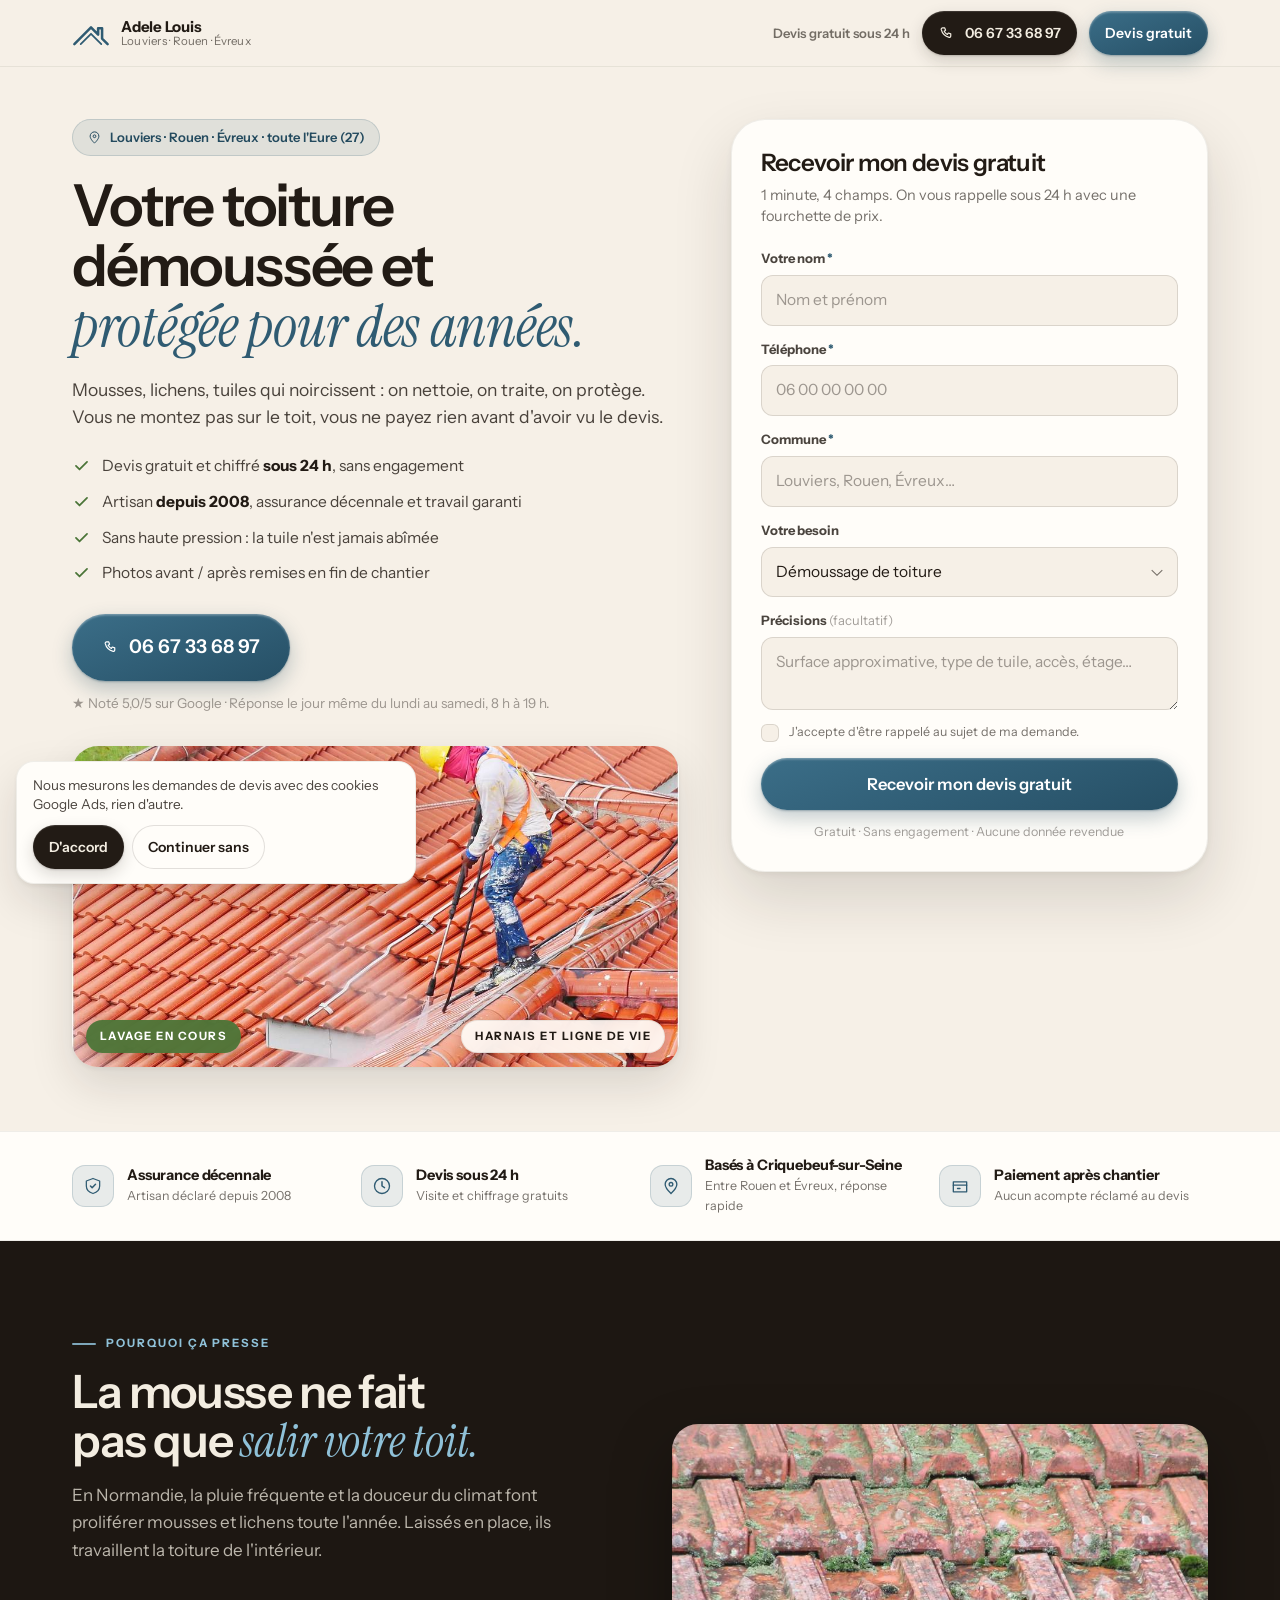
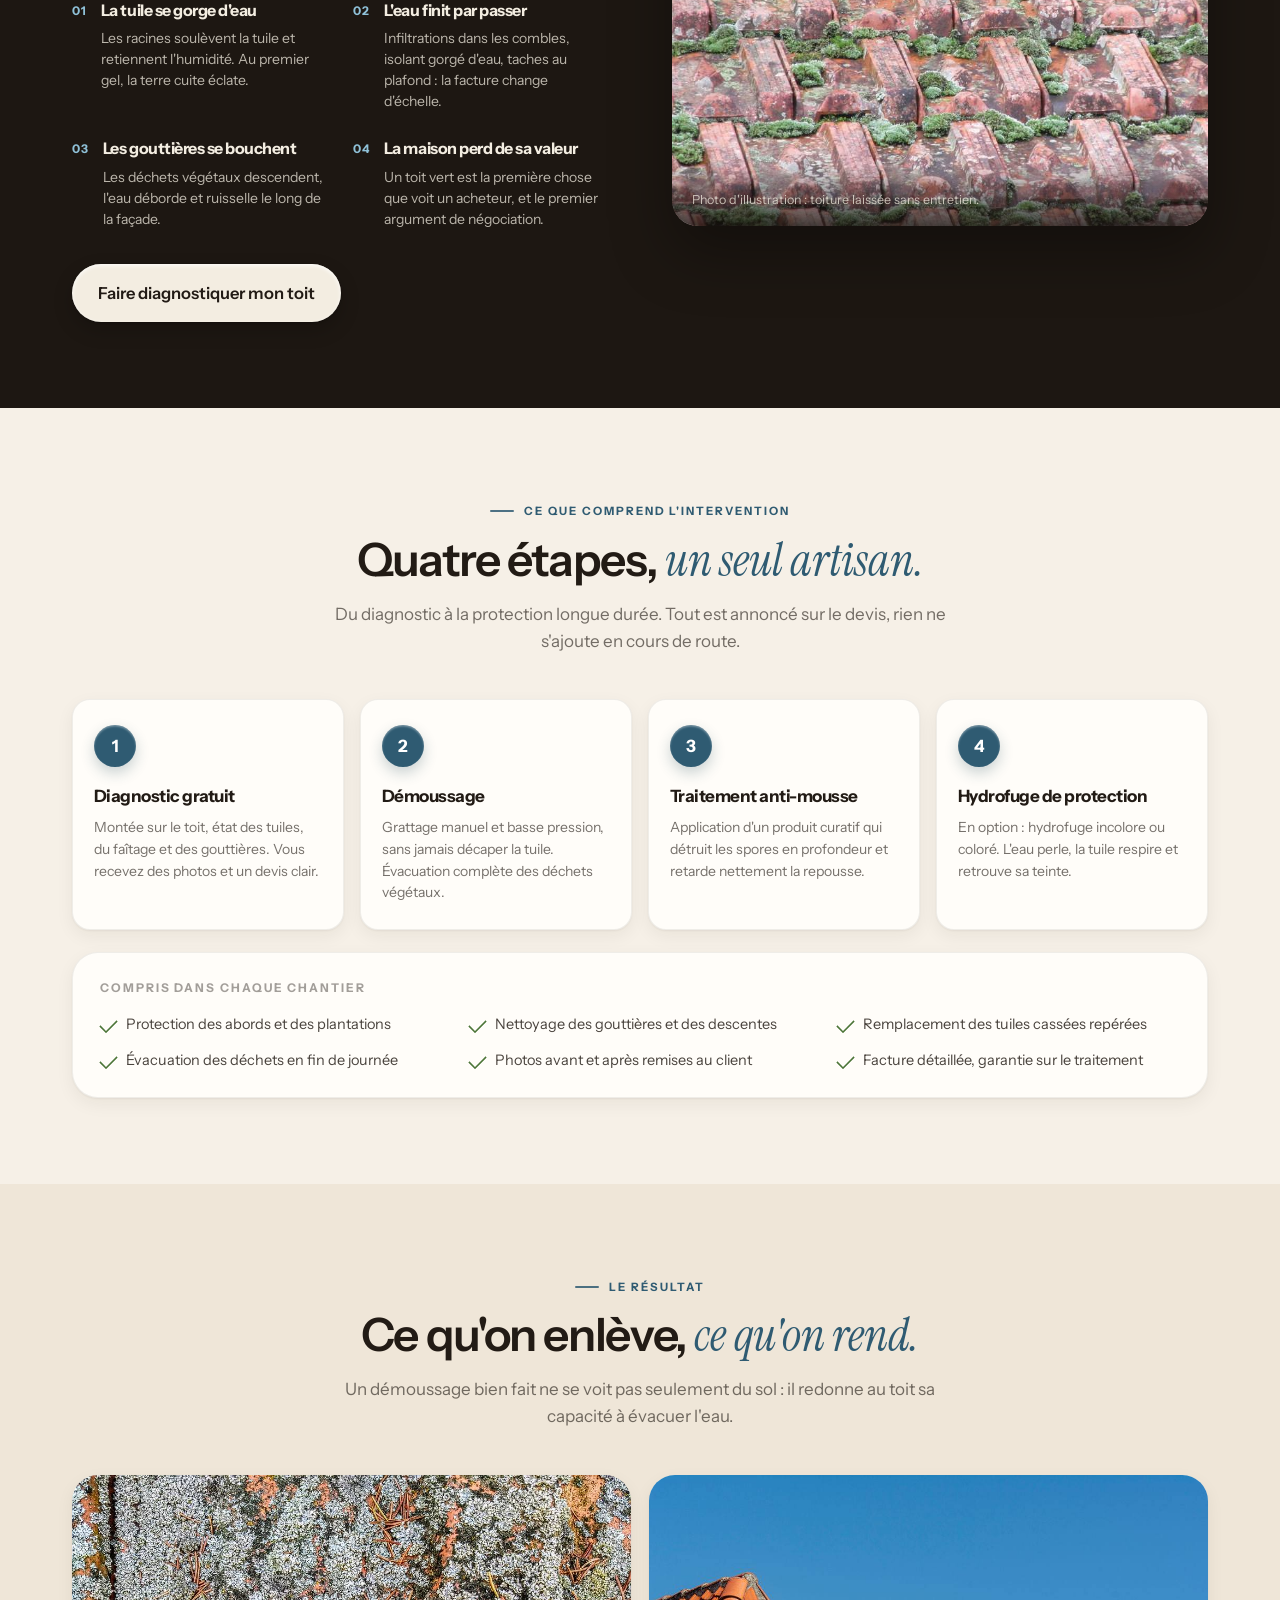
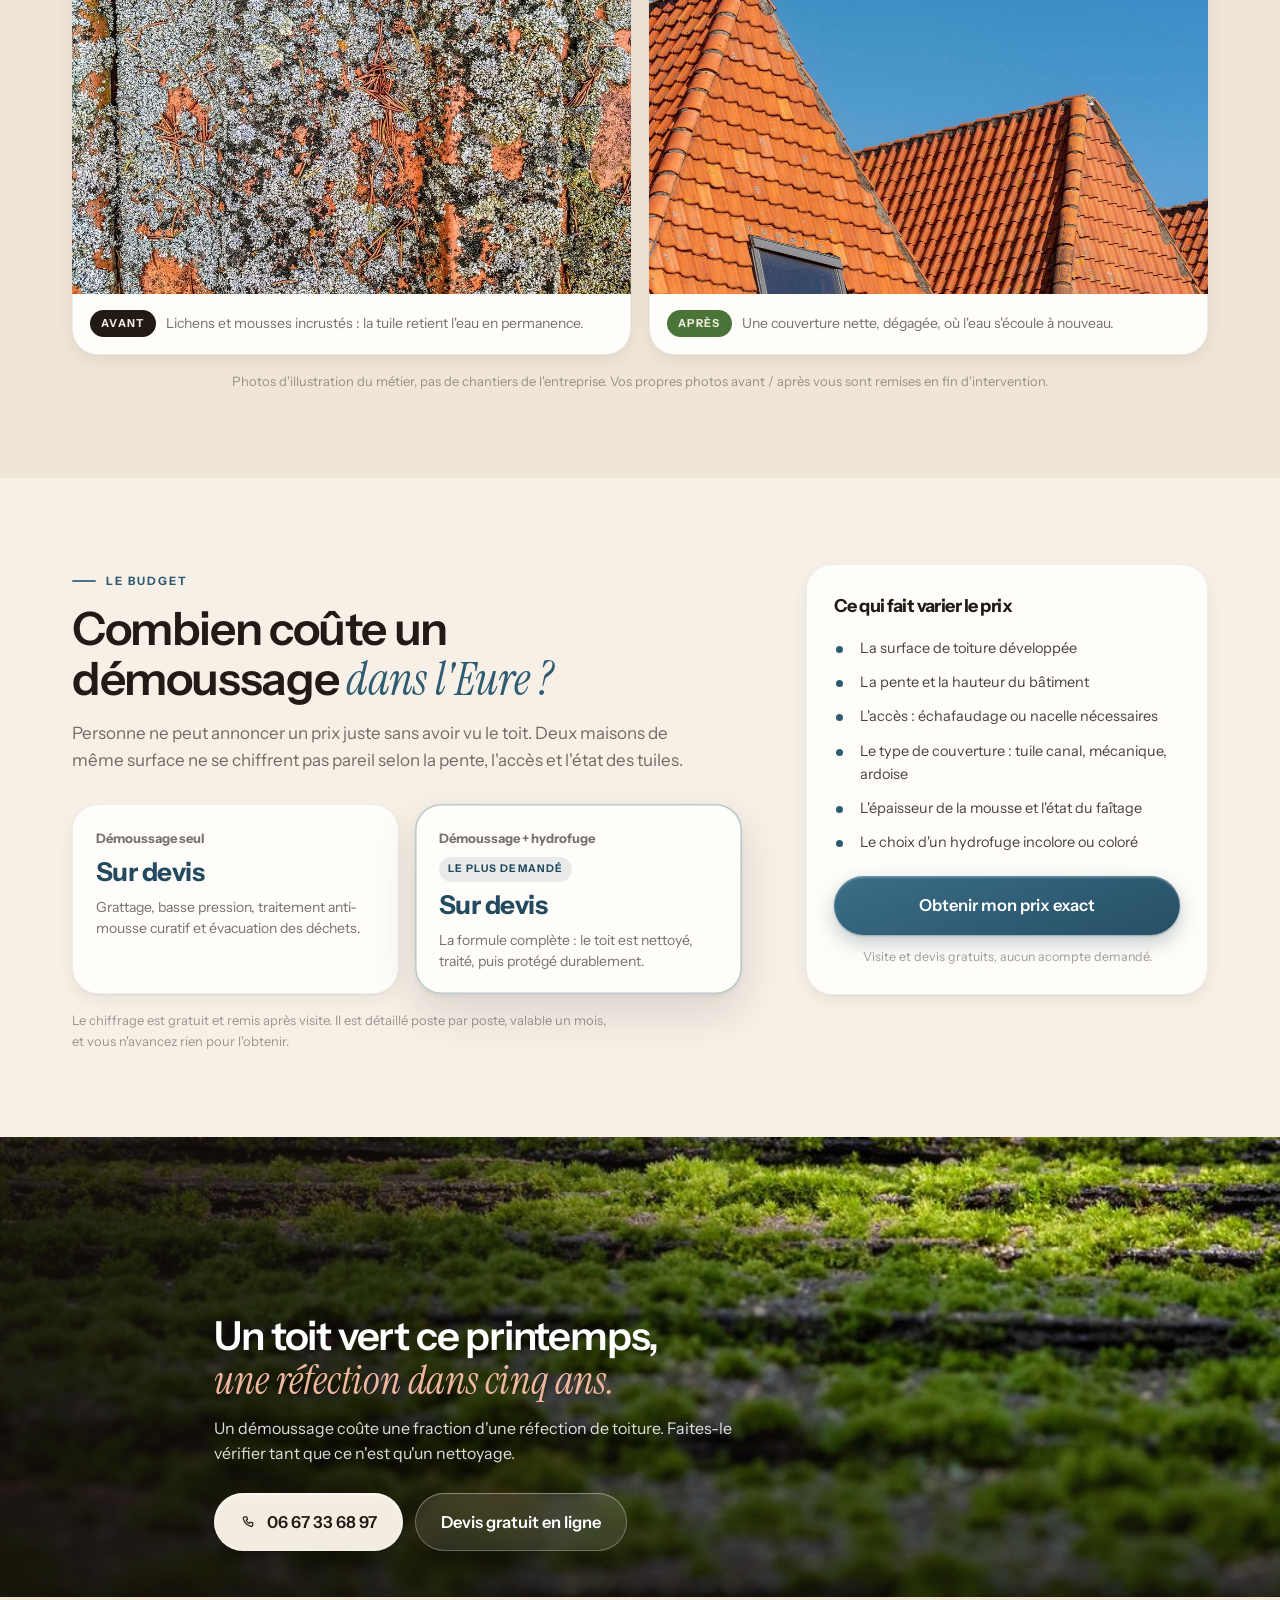
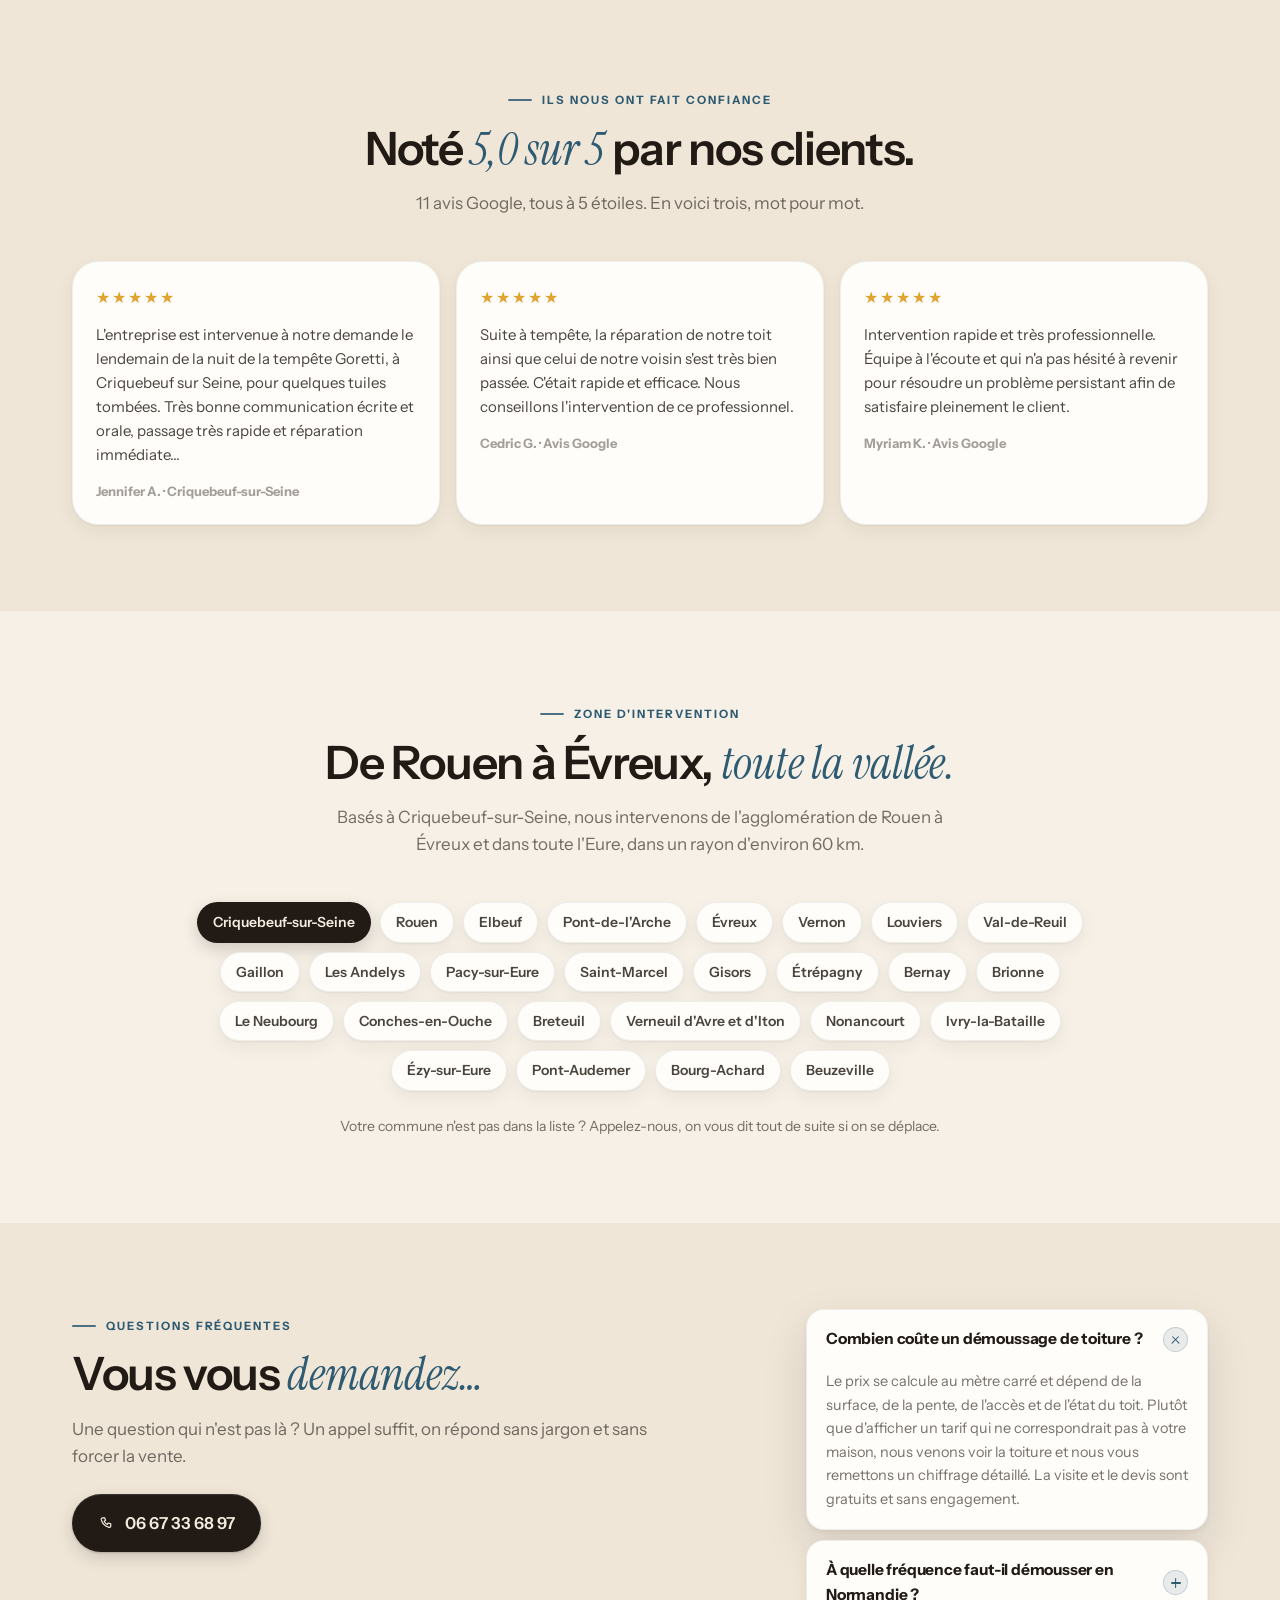
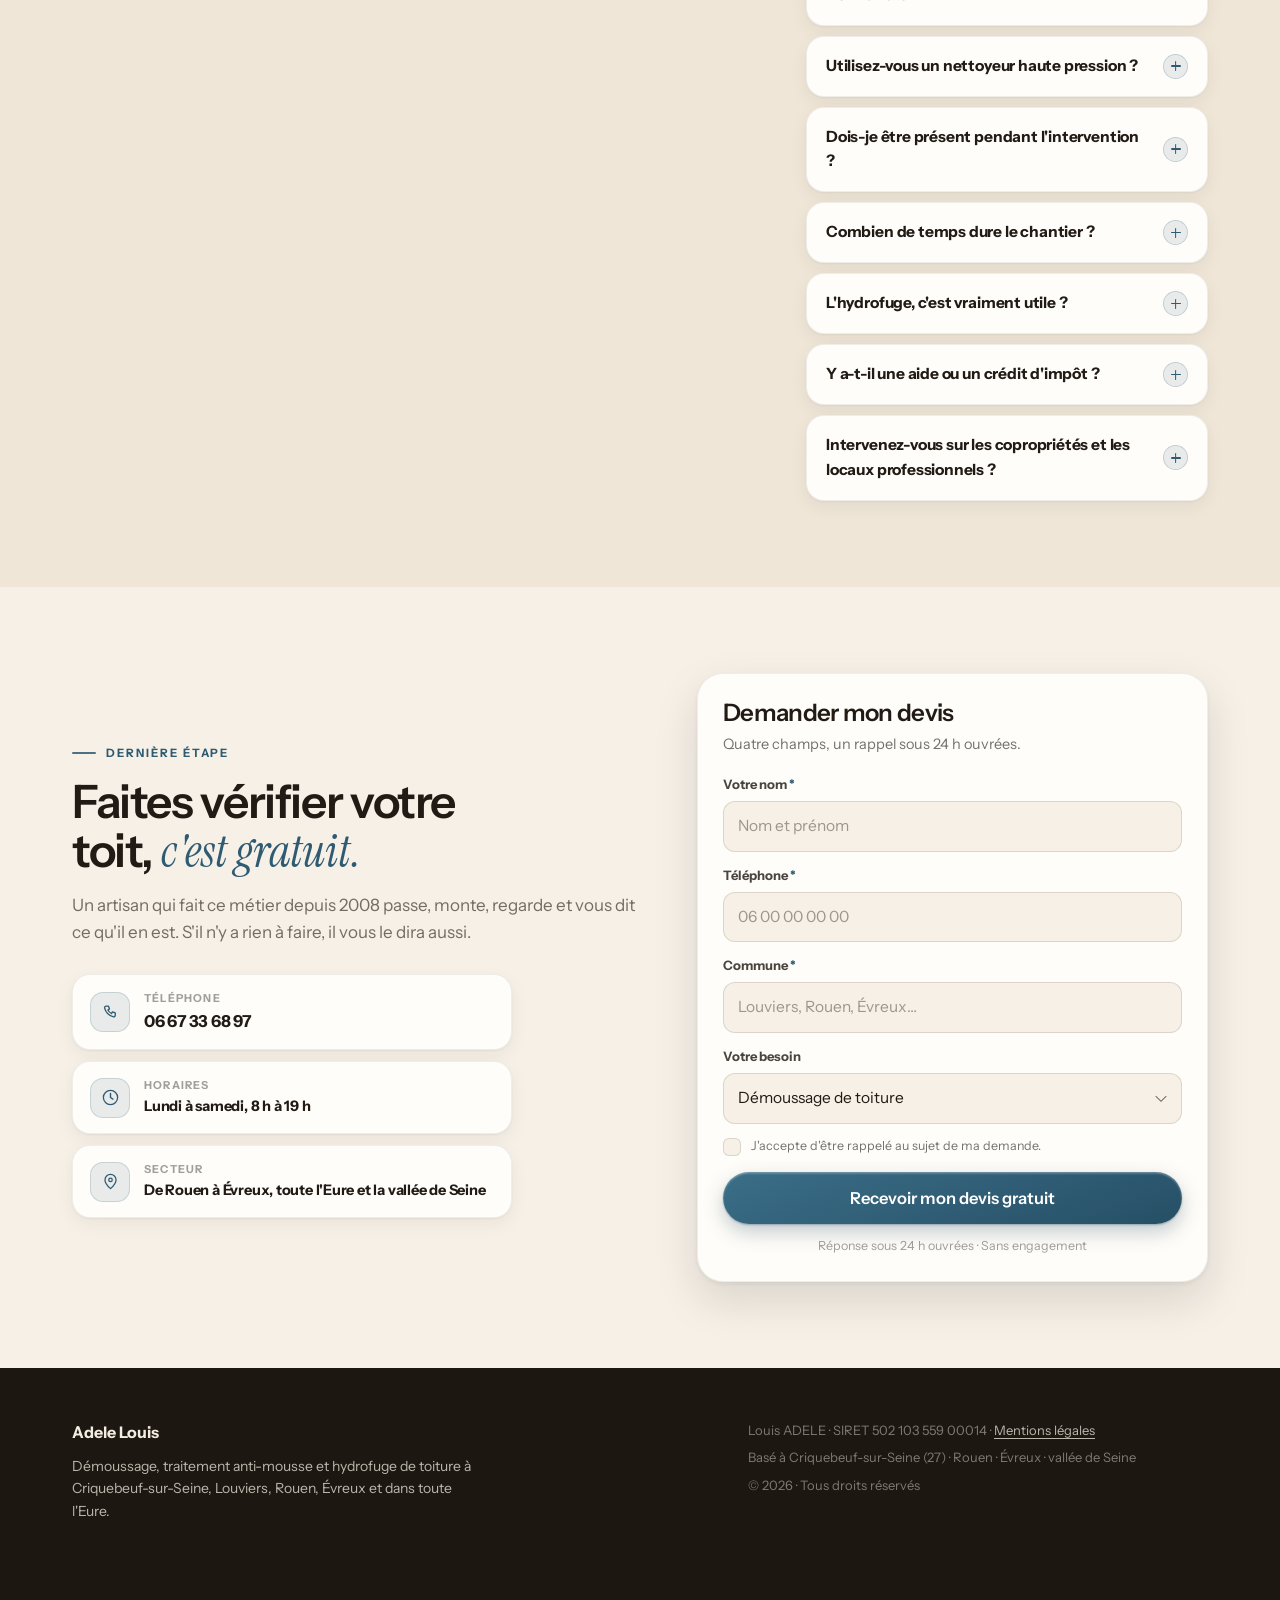
<file: index.html>
<!DOCTYPE html>
<html lang="fr">
<head>
<meta charset="UTF-8" />
<meta name="viewport" content="width=device-width, initial-scale=1" />

<!-- ============================================================
     Réels et vérifiés : le nom "Adele Louis" (artisan dans l'Eure, 27)
     Réels et vérifiés aussi : le téléphone 06 67 33 68 97 et les conversions
     Google Ads (compte 154-409-0091, étiquettes AW-18401220120 câblées).
     Clé Web3Forms EN PLACE (2026-09-04) : les 2 formulaires envoient pour de vrai.
     Domaine EN LIGNE (Cloudflare Pages, auto-deploy depuis GitHub).
     Mentions légales EN PLACE (SIRET 502 103 559 00014, page mentions-legales.html).
     ⚠️ RESTE À FAIRE : avis Google (section #avis), prix (« Sur devis »),
     nom de l'assureur décennale à ajouter aux mentions dès que le client le donne.
     Détail complet dans README.md
     ============================================================ -->

<title>Démoussage de toiture dans l'Eure : devis gratuit sous 24 h | Louviers, Rouen, Évreux</title>
<meta name="description" content="Démoussage et traitement hydrofuge de toiture à Louviers, Rouen, Évreux et dans toute l'Eure (27). Artisan depuis 2008, assurance décennale, devis gratuit sous 24 h. ☎ 06 67 33 68 97" />
<!-- ⚠️ noindex tant que la page n'a ni mentions légales, ni SIRET, ni domaine définitif :
     une fiche d'entreprise incomplète n'a rien à faire dans l'index Google. Google Ads, lui,
     accepte parfaitement une landing en noindex : le noindex ne bloque pas la diffusion.
     Passer en "index, follow" une fois le légal en place, ou laisser noindex si la page
     double le site existant du client : une landing Ads n'a pas besoin d'être indexée. -->
<meta name="robots" content="noindex, nofollow" />
<link rel="canonical" href="https://adelelouis-toiture.fr/" />

<meta property="og:type" content="website" />
<meta property="og:locale" content="fr_FR" />
<meta property="og:title" content="Démoussage de toiture dans l'Eure : devis gratuit sous 24 h" />
<meta property="og:description" content="Votre toit débarrassé des mousses et lichens, puis protégé pour des années. Artisan depuis 2008, de Rouen à Évreux. Devis gratuit et sans engagement." />
<meta property="og:url" content="https://adelelouis-toiture.fr/" />
<meta property="og:image" content="https://adelelouis-toiture.fr/assets/img/artisan-lavage-toiture.jpg" />
<meta name="twitter:card" content="summary_large_image" />

<link rel="icon" type="image/svg+xml" href="assets/favicon.svg" />
<meta name="theme-color" content="#F6F0E7" />
<meta name="geo.region" content="FR-27" />
<meta name="geo.placename" content="Criquebeuf-sur-Seine" />

<link rel="preconnect" href="https://fonts.googleapis.com" />
<link rel="preconnect" href="https://fonts.gstatic.com" crossorigin />
<link rel="stylesheet" href="https://fonts.googleapis.com/css2?family=Instrument+Sans:wght@400;500;600;700&family=Instrument+Serif:ital@1&display=swap" />
<link rel="stylesheet" href="assets/styles.css?v=6" />

<!-- Google Ads : Consent Mode v2 (défaut refusé, RGPD/CNIL) PUIS gtag.
     url_passthrough préserve le gclid même sans cookies ; le bandeau de
     consentement (script.js) passe en "granted" si le visiteur accepte. -->
<script>
window.dataLayer = window.dataLayer || [];
function gtag(){dataLayer.push(arguments);}
(function(){
  var choix = null;
  try { choix = localStorage.getItem('consent-ads'); } catch(e){}
  var etat = choix === 'granted' ? 'granted' : 'denied';
  gtag('consent', 'default', {
    ad_storage: etat, ad_user_data: etat, ad_personalization: etat,
    analytics_storage: etat, wait_for_update: 500
  });
  window.CONSENT_CHOIX = choix; /* null = pas encore choisi, bandeau à afficher */
})();
gtag('set', 'ads_data_redaction', true);
gtag('set', 'url_passthrough', true);
gtag('js', new Date());
gtag('config', 'AW-18401220120', { allow_enhanced_conversions: true });
window.ADS_CONVERSION = 'AW-18401220120/ARwzCM62vuUcEJisscZE';        /* « Demande de devis (site) » */
window.ADS_CONVERSION_APPEL = 'AW-18401220120/Rq2CCKC4vuUcEJisscZE';  /* « Appel depuis le site » */
</script>
<script async src="https://www.googletagmanager.com/gtag/js?id=AW-18401220120"></script>
<!-- GTM : conteneur adelelouis-toiture.fr. Il se charge APRÈS le default
     Consent Mode ci-dessus, donc tout tag ajouté dans GTM respecte le consentement.
     ⚠️ NE PAS créer de balise de conversion Google Ads dans ce conteneur : les
     conversions partent déjà en direct via gtag (doublon = double comptage).
     Le dataLayer expose generate_lead, phone_call et form_start pour GA4. -->
<script>
window.GTM_ID = 'GTM-T5NTVL9B';
(function(w,d,s,l,i){if(i.indexOf('XXXX')!==-1)return;w[l]=w[l]||[];w[l].push({'gtm.start':new Date().getTime(),event:'gtm.js'});
var f=d.getElementsByTagName(s)[0],j=d.createElement(s),dl=l!='dataLayer'?'&l='+l:'';j.async=true;
j.src='https://www.googletagmanager.com/gtm.js?id='+i+dl;f.parentNode.insertBefore(j,f);})(window,document,'script','dataLayer',window.GTM_ID);
</script>

<script type="application/ld+json">
{
  "@context": "https://schema.org",
  "@type": "RoofingContractor",
  "@id": "https://adelelouis-toiture.fr/#business",
  "name": "Adele Louis",
  "url": "https://adelelouis-toiture.fr/",
  "telephone": "+33667336897",
  "image": "https://adelelouis-toiture.fr/assets/img/artisan-lavage-toiture.jpg",
  "foundingDate": "2008-01-09",
  "aggregateRating": {"@type":"AggregateRating","ratingValue":"5.0","bestRating":"5","reviewCount":"11"},
  "priceRange": "€€",
  "currenciesAccepted": "EUR",
  "paymentAccepted": "Chèque, Virement, Carte bancaire, Espèces",
  "slogan": "Votre toiture nettoyée et protégée, sans monter sur le toit.",
  "description": "Démoussage, nettoyage et traitement hydrofuge de toiture à Louviers, Rouen, Évreux et dans toute l'Eure. Artisan local, travail garanti, devis gratuit sous 24 h.",
  "address": {"@type":"PostalAddress","addressLocality":"Criquebeuf-sur-Seine","postalCode":"27340","addressRegion":"Normandie","addressCountry":"FR"},
  "geo": {"@type":"GeoCoordinates","latitude":49.3053,"longitude":1.0997},
  "openingHoursSpecification": [{"@type":"OpeningHoursSpecification","dayOfWeek":["Monday","Tuesday","Wednesday","Thursday","Friday","Saturday"],"opens":"08:00","closes":"19:00"}],
  "areaServed": [
    {"@type":"City","name":"Criquebeuf-sur-Seine"},
    {"@type":"City","name":"Rouen"},
    {"@type":"City","name":"Elbeuf"},
    {"@type":"City","name":"Pont-de-l'Arche"},
    {"@type":"City","name":"Évreux"},
    {"@type":"City","name":"Vernon"},
    {"@type":"City","name":"Louviers"},
    {"@type":"City","name":"Val-de-Reuil"},
    {"@type":"City","name":"Gaillon"},
    {"@type":"City","name":"Les Andelys"},
    {"@type":"City","name":"Pacy-sur-Eure"},
    {"@type":"City","name":"Gisors"},
    {"@type":"City","name":"Bernay"},
    {"@type":"City","name":"Le Neubourg"},
    {"@type":"City","name":"Conches-en-Ouche"},
    {"@type":"City","name":"Pont-Audemer"}
  ],
  "hasOfferCatalog": {
    "@type":"OfferCatalog",
    "name":"Nettoyage et protection de toiture",
    "itemListElement":[
      {"@type":"Offer","itemOffered":{"@type":"Service","name":"Démoussage de toiture"}},
      {"@type":"Offer","itemOffered":{"@type":"Service","name":"Traitement anti-mousse curatif et préventif"}},
      {"@type":"Offer","itemOffered":{"@type":"Service","name":"Traitement hydrofuge de toiture, incolore ou coloré"}},
      {"@type":"Offer","itemOffered":{"@type":"Service","name":"Nettoyage de gouttières"}},
      {"@type":"Offer","itemOffered":{"@type":"Service","name":"Réparation de tuiles et reprise de faîtage"}}
    ]
  }
}
</script>
<script type="application/ld+json">
{
  "@context": "https://schema.org",
  "@type": "FAQPage",
  "mainEntity": [
    {"@type":"Question","name":"Combien coûte un démoussage de toiture dans l'Eure ?","acceptedAnswer":{"@type":"Answer","text":"Le prix se calcule au mètre carré et dépend de la surface, de la pente, de l'accès et de l'état du toit. Le chiffrage est établi après visite, il est gratuit, détaillé et sans engagement."}},
    {"@type":"Question","name":"Quand faut-il démousser sa toiture en Normandie ?","acceptedAnswer":{"@type":"Answer","text":"Le climat normand, humide une grande partie de l'année, fait proliférer mousses et lichens plus vite qu'ailleurs. Un contrôle tous les deux à trois ans et un démoussage dès que les tuiles verdissent suffisent à préserver l'étanchéité."}},
    {"@type":"Question","name":"Utilisez-vous un nettoyeur haute pression ?","acceptedAnswer":{"@type":"Answer","text":"Non, pas sur une tuile ancienne. La haute pression décape la couche de surface et rend la tuile poreuse. Nous travaillons au grattage manuel et à la basse pression, puis nous appliquons un traitement anti-mousse qui finit le travail en profondeur."}},
    {"@type":"Question","name":"Faut-il être présent pendant l'intervention ?","acceptedAnswer":{"@type":"Answer","text":"Non. Nous avons seulement besoin d'un accès à la maison et à un point d'eau. Vous recevez des photos avant et après le chantier."}},
    {"@type":"Question","name":"Combien de temps dure un chantier de démoussage ?","acceptedAnswer":{"@type":"Answer","text":"Sur une maison individuelle, une journée suffit dans la grande majorité des cas. Le traitement hydrofuge est appliqué le même jour ou après séchage, selon la météo."}},
    {"@type":"Question","name":"Le démoussage de toiture donne-t-il droit à une aide ou à un crédit d'impôt ?","acceptedAnswer":{"@type":"Answer","text":"Non. Le démoussage est un entretien courant, il n'ouvre droit ni au crédit d'impôt ni à MaPrimeRénov'. En revanche il coûte bien moins cher qu'une réfection de toiture, que l'absence d'entretien finit par rendre nécessaire."}}
  ]
}
</script>
</head>
<body>
<!-- Google Tag Manager (noscript) -->
<noscript><iframe src="https://www.googletagmanager.com/ns.html?id=GTM-T5NTVL9B"
height="0" width="0" style="display:none;visibility:hidden"></iframe></noscript>
<!-- End Google Tag Manager (noscript) -->

<!-- ================= HEADER ================= -->
<header class="topbar">
  <div class="wrap topbar-in">
    <a href="#top" class="brand" aria-label="Adele Louis">
      <span class="brand-mark" aria-hidden="true"><svg viewBox="0 0 48 40" fill="none"><path d="M3 34 24 13l9 9v-8h5v13l7 7" stroke="currentColor" stroke-width="3.2" stroke-linecap="round" stroke-linejoin="round"/><path d="M11 34 24 21l13 13" stroke="currentColor" stroke-width="2.2" stroke-linecap="round" stroke-linejoin="round"/></svg></span>
      <span class="brand-txt"><b>Adele Louis</b><span class="bd">Louviers · Rouen · Évreux</span></span>
    </a>
    <div class="topbar-cta">
      <span class="topbar-note">Devis gratuit sous 24 h</span>
      <a href="tel:+33667336897" class="btn btn-ink btn-sm js-tel">
        <svg viewBox="0 0 24 24" fill="none" aria-hidden="true"><path d="M6.5 4h3l1.2 3.5-2 1.3a11 11 0 0 0 4.5 4.5l1.3-2 3.5 1.2v3a2 2 0 0 1-2.2 2A15.5 15.5 0 0 1 4.5 6.2 2 2 0 0 1 6.5 4Z" stroke="currentColor" stroke-width="1.7" stroke-linejoin="round"/></svg>
        06 67 33 68 97
      </a>
      <a href="#devis" class="btn btn-accent btn-sm">Devis gratuit</a>
    </div>
  </div>
</header>

<main id="top">

<!-- ================= HERO ================= -->
<section class="hero">
  <div class="wrap hero-grid">

    <div class="hero-copy">
      <span class="hero-loc">
        <svg viewBox="0 0 24 24" fill="none" aria-hidden="true"><path d="M12 21s7-6.3 7-11a7 7 0 1 0-14 0c0 4.7 7 11 7 11Z" stroke="currentColor" stroke-width="1.6"/><circle cx="12" cy="10" r="2.2" stroke="currentColor" stroke-width="1.6"/></svg>
        Louviers · Rouen · Évreux · toute l'Eure (27)
      </span>

      <h1>Votre toiture démoussée et <em>protégée pour des années.</em></h1>

      <p class="hero-sub">Mousses, lichens, tuiles qui noircissent : on nettoie, on traite, on protège. Vous ne montez pas sur le toit, vous ne payez rien avant d'avoir vu le devis.</p>

      <ul class="hero-points">
        <li><svg viewBox="0 0 24 24" fill="none" aria-hidden="true"><path d="m5 12.5 4.5 4.5L19 7.5" stroke="currentColor" stroke-width="2.2" stroke-linecap="round" stroke-linejoin="round"/></svg><span>Devis gratuit et chiffré <b>sous 24 h</b>, sans engagement</span></li>
        <li><svg viewBox="0 0 24 24" fill="none" aria-hidden="true"><path d="m5 12.5 4.5 4.5L19 7.5" stroke="currentColor" stroke-width="2.2" stroke-linecap="round" stroke-linejoin="round"/></svg><span>Artisan <b>depuis 2008</b>, assurance décennale et travail garanti</span></li>
        <li><svg viewBox="0 0 24 24" fill="none" aria-hidden="true"><path d="m5 12.5 4.5 4.5L19 7.5" stroke="currentColor" stroke-width="2.2" stroke-linecap="round" stroke-linejoin="round"/></svg><span>Sans haute pression : la tuile n'est jamais abîmée</span></li>
        <li><svg viewBox="0 0 24 24" fill="none" aria-hidden="true"><path d="m5 12.5 4.5 4.5L19 7.5" stroke="currentColor" stroke-width="2.2" stroke-linecap="round" stroke-linejoin="round"/></svg><span>Photos avant / après remises en fin de chantier</span></li>
      </ul>

      <div class="hero-cta">
        <a href="tel:+33667336897" class="btn btn-accent btn-lg js-tel">
          <svg viewBox="0 0 24 24" fill="none" aria-hidden="true"><path d="M6.5 4h3l1.2 3.5-2 1.3a11 11 0 0 0 4.5 4.5l1.3-2 3.5 1.2v3a2 2 0 0 1-2.2 2A15.5 15.5 0 0 1 4.5 6.2 2 2 0 0 1 6.5 4Z" stroke="currentColor" stroke-width="1.7" stroke-linejoin="round"/></svg>
          06 67 33 68 97
        </a>
      </div>
      <p class="hero-micro">★ Noté 5,0/5 sur Google · Réponse le jour même du lundi au samedi, 8 h à 19 h.</p>

      <figure class="hero-proof">
        <img src="assets/img/artisan-lavage-toiture.jpg" width="1024" height="770" alt="Artisan harnaché nettoyant une toiture en tuiles à la lance basse pression" fetchpriority="high" />
        <span class="tag tag-left tag-ok">Lavage en cours</span>
        <span class="tag tag-right">Harnais et ligne de vie</span>
      </figure>
    </div>

    <!-- FORMULAIRE : au-dessus de la ligne de flottaison -->
    <aside class="hero-form" id="devis">
      <div class="form-card">
        <div class="form-head">
          <h2>Recevoir mon devis gratuit</h2>
          <p>1 minute, 4 champs. On vous rappelle sous 24 h avec une fourchette de prix.</p>
        </div>

        <form class="js-devis" id="devis-form" novalidate>
          <input type="hidden" name="access_key" value="a503fdc2-81ae-4a0e-b568-4fcb507ce704" />
          <input type="checkbox" name="botcheck" tabindex="-1" autocomplete="off" style="display:none" aria-hidden="true" />
          <!-- Traçabilité Google Ads : rempli automatiquement par script.js -->
          <input type="hidden" name="gclid" /><input type="hidden" name="source" /><input type="hidden" name="campagne" /><input type="hidden" name="mot_cle" /><input type="hidden" name="page" />

          <div class="field">
            <label for="nom">Votre nom <span class="req">*</span></label>
            <input id="nom" name="nom" type="text" required autocomplete="name" placeholder="Nom et prénom" />
          </div>
          <div class="field">
            <label for="tel">Téléphone <span class="req">*</span></label>
            <input id="tel" name="tel" type="tel" required autocomplete="tel" inputmode="tel" placeholder="06 00 00 00 00" />
          </div>
          <div class="field">
            <label for="ville">Commune <span class="req">*</span></label>
            <input id="ville" name="ville" type="text" required autocomplete="address-level2" placeholder="Louviers, Rouen, Évreux…" />
          </div>
          <div class="field">
            <label for="besoin">Votre besoin</label>
            <div class="select-wrap">
              <select id="besoin" name="besoin">
                <option>Démoussage de toiture</option>
                <option>Démoussage + traitement hydrofuge</option>
                <option>Nettoyage de gouttières</option>
                <option>Toiture qui fuit ou tuiles cassées</option>
                <option>Je ne sais pas, je veux un avis</option>
              </select>
            </div>
          </div>
          <div class="field field-opt">
            <label for="message">Précisions <span class="opt">(facultatif)</span></label>
            <textarea id="message" name="message" rows="2" placeholder="Surface approximative, type de tuile, accès, étage…"></textarea>
          </div>

          <label class="consent"><input type="checkbox" required /> <span>J'accepte d'être rappelé au sujet de ma demande.</span></label>

          <button type="submit" class="btn btn-accent btn-lg btn-block">Recevoir mon devis gratuit</button>
          <p class="form-note">Gratuit · Sans engagement · Aucune donnée revendue</p>

          <div class="form-success" role="status">
            <b>Demande bien reçue.</b><br>On vous rappelle sous 24 h ouvrées.<br>
            <a href="tel:+33667336897" class="js-tel">Besoin d'aller plus vite ? 06 67 33 68 97</a>
          </div>
          <div class="form-error" role="alert">L'envoi a échoué. Appelez-nous directement au <a href="tel:+33667336897" class="js-tel">06 67 33 68 97</a>.</div>
        </form>
      </div>
    </aside>

  </div>
</section>

<!-- ================= RÉASSURANCE ================= -->
<div class="trust">
  <div class="wrap trust-in">
    <div class="trust-item"><span class="ic"><svg viewBox="0 0 24 24" fill="none"><path d="M12 3 4 6v6c0 4.5 3.2 7.6 8 9 4.8-1.4 8-4.5 8-9V6l-8-3Z" stroke="currentColor" stroke-width="1.5" stroke-linejoin="round"/><path d="m9 12 2 2 4-4" stroke="currentColor" stroke-width="1.8" stroke-linecap="round" stroke-linejoin="round"/></svg></span><span><b>Assurance décennale</b><span>Artisan déclaré depuis 2008</span></span></div>
    <div class="trust-item"><span class="ic"><svg viewBox="0 0 24 24" fill="none"><path d="M12 7v5l3 2" stroke="currentColor" stroke-width="1.8" stroke-linecap="round" stroke-linejoin="round"/><circle cx="12" cy="12" r="9" stroke="currentColor" stroke-width="1.6"/></svg></span><span><b>Devis sous 24 h</b><span>Visite et chiffrage gratuits</span></span></div>
    <div class="trust-item"><span class="ic"><svg viewBox="0 0 24 24" fill="none"><path d="M12 21s7-6.3 7-11a7 7 0 1 0-14 0c0 4.7 7 11 7 11Z" stroke="currentColor" stroke-width="1.6"/><circle cx="12" cy="10" r="2.2" stroke="currentColor" stroke-width="1.6"/></svg></span><span><b>Basés à Criquebeuf-sur-Seine</b><span>Entre Rouen et Évreux, réponse rapide</span></span></div>
    <div class="trust-item"><span class="ic"><svg viewBox="0 0 24 24" fill="none"><path d="M4 7h16v12H4z" stroke="currentColor" stroke-width="1.6" stroke-linejoin="round"/><path d="M4 11h16M9 15h3" stroke="currentColor" stroke-width="1.6" stroke-linecap="round"/></svg></span><span><b>Paiement après chantier</b><span>Aucun acompte réclamé au devis</span></span></div>
  </div>
</div>

<!-- ================= LE PROBLÈME ================= -->
<section class="section section-dark" id="pourquoi">
  <div class="wrap split">
    <div>
      <span class="eyebrow eyebrow-light">Pourquoi ça presse</span>
      <h2 class="h2">La mousse ne fait pas que <em>salir votre toit.</em></h2>
      <p class="lead lead-light">En Normandie, la pluie fréquente et la douceur du climat font proliférer mousses et lichens toute l'année. Laissés en place, ils travaillent la toiture de l'intérieur.</p>
      <div class="risk-list">
        <div class="risk"><span class="n">01</span><div><h3>La tuile se gorge d'eau</h3><p>Les racines soulèvent la tuile et retiennent l'humidité. Au premier gel, la terre cuite éclate.</p></div></div>
        <div class="risk"><span class="n">02</span><div><h3>L'eau finit par passer</h3><p>Infiltrations dans les combles, isolant gorgé d'eau, taches au plafond : la facture change d'échelle.</p></div></div>
        <div class="risk"><span class="n">03</span><div><h3>Les gouttières se bouchent</h3><p>Les déchets végétaux descendent, l'eau déborde et ruisselle le long de la façade.</p></div></div>
        <div class="risk"><span class="n">04</span><div><h3>La maison perd de sa valeur</h3><p>Un toit vert est la première chose que voit un acheteur, et le premier argument de négociation.</p></div></div>
      </div>
      <a href="#devis" class="btn btn-cream btn-lg risk-cta">Faire diagnostiquer mon toit</a>
    </div>
    <figure class="split-visual">
      <img src="assets/img/toiture-tuiles-mousse.jpg" width="1024" height="576" alt="Coussins de mousse incrustés entre les tuiles mécaniques d'une toiture" loading="lazy" />
      <figcaption>Photo d'illustration : toiture laissée sans entretien.</figcaption>
    </figure>
  </div>
</section>

<!-- ================= LA PRESTATION ================= -->
<section class="section" id="prestation">
  <div class="wrap">
    <div class="sec-head center">
      <span class="eyebrow">Ce que comprend l'intervention</span>
      <h2 class="h2">Quatre étapes, <em>un seul artisan.</em></h2>
      <p class="lead center">Du diagnostic à la protection longue durée. Tout est annoncé sur le devis, rien ne s'ajoute en cours de route.</p>
    </div>
    <div class="steps">
      <div class="step"><div class="n">1</div><h3>Diagnostic gratuit</h3><p>Montée sur le toit, état des tuiles, du faîtage et des gouttières. Vous recevez des photos et un devis clair.</p></div>
      <div class="step"><div class="n">2</div><h3>Démoussage</h3><p>Grattage manuel et basse pression, sans jamais décaper la tuile. Évacuation complète des déchets végétaux.</p></div>
      <div class="step"><div class="n">3</div><h3>Traitement anti-mousse</h3><p>Application d'un produit curatif qui détruit les spores en profondeur et retarde nettement la repousse.</p></div>
      <div class="step"><div class="n">4</div><h3>Hydrofuge de protection</h3><p>En option : hydrofuge incolore ou coloré. L'eau perle, la tuile respire et retrouve sa teinte.</p></div>
    </div>
    <div class="incl">
      <p class="incl-title">Compris dans chaque chantier</p>
      <ul class="incl-list">
        <li>Protection des abords et des plantations</li>
        <li>Nettoyage des gouttières et des descentes</li>
        <li>Remplacement des tuiles cassées repérées</li>
        <li>Évacuation des déchets en fin de journée</li>
        <li>Photos avant et après remises au client</li>
        <li>Facture détaillée, garantie sur le traitement</li>
      </ul>
    </div>
  </div>
</section>

<!-- ================= AVANT / APRÈS ================= -->
<section class="section section-raise" id="resultat">
  <div class="wrap">
    <div class="sec-head center">
      <span class="eyebrow">Le résultat</span>
      <h2 class="h2">Ce qu'on enlève, <em>ce qu'on rend.</em></h2>
      <p class="lead center">Un démoussage bien fait ne se voit pas seulement du sol : il redonne au toit sa capacité à évacuer l'eau.</p>
    </div>
    <div class="ba">
      <figure><img src="assets/img/avant-lichens-tuiles.jpg" width="1024" height="768" alt="Tuiles couvertes de lichens et de mousses qui retiennent l'humidité" loading="lazy" /><figcaption><span class="badge">Avant</span> Lichens et mousses incrustés : la tuile retient l'eau en permanence.</figcaption></figure>
      <figure><img src="assets/img/apres-toiture-nette.jpg" width="1200" height="800" alt="Toiture en tuiles nette et dégagée sous un ciel dégagé" loading="lazy" /><figcaption><span class="badge badge-ok">Après</span> Une couverture nette, dégagée, où l'eau s'écoule à nouveau.</figcaption></figure>
    </div>
    <p class="ba-note">Photos d'illustration du métier, pas de chantiers de l'entreprise. Vos propres photos avant / après vous sont remises en fin d'intervention.</p>
  </div>
</section>

<!-- ================= PRIX ================= -->
<section class="section" id="prix">
  <div class="wrap split split-tight">
    <div>
      <span class="eyebrow">Le budget</span>
      <h2 class="h2">Combien coûte un démoussage <em>dans l'Eure ?</em></h2>
      <p class="lead">Personne ne peut annoncer un prix juste sans avoir vu le toit. Deux maisons de même surface ne se chiffrent pas pareil selon la pente, l'accès et l'état des tuiles.</p>
      <!-- Emplacement prévu pour les fourchettes de prix, à activer seulement une fois
           validées par l'artisan. Un prix affiché puis dénoncé au téléphone coûte
           plus cher en conversion qu'un prix absent. -->
      <div class="price-cards">
        <div class="price-card">
          <span class="pc-lab">Démoussage seul</span>
          <span class="pc-val pc-val-txt">Sur devis</span>
          <p>Grattage, basse pression, traitement anti-mousse curatif et évacuation des déchets.</p>
        </div>
        <div class="price-card featured">
          <span class="pc-lab">Démoussage + hydrofuge <span class="pc-pill">le plus demandé</span></span>
          <span class="pc-val pc-val-txt">Sur devis</span>
          <p>La formule complète : le toit est nettoyé, traité, puis protégé durablement.</p>
        </div>
      </div>
      <p class="price-note">Le chiffrage est gratuit et remis après visite. Il est détaillé poste par poste, valable un mois, et vous n'avancez rien pour l'obtenir.</p>
    </div>
    <div class="price-side">
      <h3>Ce qui fait varier le prix</h3>
      <ul class="tick">
        <li>La surface de toiture développée</li>
        <li>La pente et la hauteur du bâtiment</li>
        <li>L'accès : échafaudage ou nacelle nécessaires</li>
        <li>Le type de couverture : tuile canal, mécanique, ardoise</li>
        <li>L'épaisseur de la mousse et l'état du faîtage</li>
        <li>Le choix d'un hydrofuge incolore ou coloré</li>
      </ul>
      <a href="#devis" class="btn btn-accent btn-block btn-lg">Obtenir mon prix exact</a>
      <p class="price-side-note">Visite et devis gratuits, aucun acompte demandé.</p>
    </div>
  </div>
</section>

<!-- ================= BANDE CTA PHOTO ================= -->
<section class="cta-band">
  <img src="assets/img/toit-mousse-soleil.jpg" width="1024" height="768" alt="Mousse installée sur un toit, éclairée par le soleil du soir" loading="lazy" />
  <div class="cta-band-in">
    <div class="wrap">
      <h2>Un toit vert ce printemps, <em>une réfection dans cinq ans.</em></h2>
      <p>Un démoussage coûte une fraction d'une réfection de toiture. Faites-le vérifier tant que ce n'est qu'un nettoyage.</p>
      <div class="cta-band-btns">
        <a href="tel:+33667336897" class="btn btn-cream btn-lg js-tel">
          <svg viewBox="0 0 24 24" fill="none" aria-hidden="true"><path d="M6.5 4h3l1.2 3.5-2 1.3a11 11 0 0 0 4.5 4.5l1.3-2 3.5 1.2v3a2 2 0 0 1-2.2 2A15.5 15.5 0 0 1 4.5 6.2 2 2 0 0 1 6.5 4Z" stroke="currentColor" stroke-width="1.7" stroke-linejoin="round"/></svg>
          06 67 33 68 97
        </a>
        <a href="#devis" class="btn btn-glass btn-lg">Devis gratuit en ligne</a>
      </div>
    </div>
  </div>
</section>

<!-- ================= AVIS =================
     ⚠️ N'INVENTEZ AUCUN AVIS. Collez ici les vrais avis Google du client
     (texte exact + prénom + commune), puis ajoutez aggregateRating au schema.
     Tant que la section n'est pas remplie, laissez-la masquée : c'est le cas
     par défaut grâce à hidden ci-dessous. -->
<section class="section section-raise" id="avis">
  <div class="wrap">
    <div class="sec-head center">
      <span class="eyebrow">Ils nous ont fait confiance</span>
      <h2 class="h2">Noté <em>5,0 sur 5</em> par nos clients.</h2>
      <p class="lead center">11 avis Google, tous à 5 étoiles. En voici trois, mot pour mot.</p>
    </div>
    <div class="reviews">
      <figure class="review"><div class="stars" aria-label="5 étoiles sur 5">★★★★★</div><blockquote>L'entreprise est intervenue à notre demande le lendemain de la nuit de la tempête Goretti, à Criquebeuf sur Seine, pour quelques tuiles tombées. Très bonne communication écrite et orale, passage très rapide et réparation immédiate…</blockquote><figcaption>Jennifer A. · Criquebeuf-sur-Seine</figcaption></figure>
      <figure class="review"><div class="stars" aria-label="5 étoiles sur 5">★★★★★</div><blockquote>Suite à tempête, la réparation de notre toit ainsi que celui de notre voisin s'est très bien passée. C'était rapide et efficace. Nous conseillons l'intervention de ce professionnel.</blockquote><figcaption>Cedric G. · Avis Google</figcaption></figure>
      <figure class="review"><div class="stars" aria-label="5 étoiles sur 5">★★★★★</div><blockquote>Intervention rapide et très professionnelle. Équipe à l'écoute et qui n'a pas hésité à revenir pour résoudre un problème persistant afin de satisfaire pleinement le client.</blockquote><figcaption>Myriam K. · Avis Google</figcaption></figure>
    </div>
  </div>
</section>

<!-- ================= ZONES ================= -->
<section class="section" id="zones">
  <div class="wrap">
    <div class="sec-head center">
      <span class="eyebrow">Zone d'intervention</span>
      <h2 class="h2">De Rouen à Évreux, <em>toute la vallée.</em></h2>
      <p class="lead center">Basés à Criquebeuf-sur-Seine, nous intervenons de l'agglomération de Rouen à Évreux et dans toute l'Eure, dans un rayon d'environ 60 km.</p>
    </div>
    <div class="zones">
      <span class="zone zone-main">Criquebeuf-sur-Seine</span>
      <span class="zone">Rouen</span><span class="zone">Elbeuf</span><span class="zone">Pont-de-l'Arche</span>
      <span class="zone">Évreux</span>
      <span class="zone">Vernon</span><span class="zone">Louviers</span><span class="zone">Val-de-Reuil</span>
      <span class="zone">Gaillon</span><span class="zone">Les Andelys</span><span class="zone">Pacy-sur-Eure</span>
      <span class="zone">Saint-Marcel</span><span class="zone">Gisors</span><span class="zone">Étrépagny</span>
      <span class="zone">Bernay</span><span class="zone">Brionne</span><span class="zone">Le Neubourg</span>
      <span class="zone">Conches-en-Ouche</span><span class="zone">Breteuil</span><span class="zone">Verneuil d'Avre et d'Iton</span>
      <span class="zone">Nonancourt</span><span class="zone">Ivry-la-Bataille</span><span class="zone">Ézy-sur-Eure</span>
      <span class="zone">Pont-Audemer</span><span class="zone">Bourg-Achard</span><span class="zone">Beuzeville</span>
    </div>
    <p class="zones-note">Votre commune n'est pas dans la liste ? Appelez-nous, on vous dit tout de suite si on se déplace.</p>
  </div>
</section>

<!-- ================= FAQ ================= -->
<section class="section section-raise" id="faq">
  <div class="wrap split split-tight">
    <div class="faq-intro">
      <span class="eyebrow">Questions fréquentes</span>
      <h2 class="h2">Vous vous <em>demandez…</em></h2>
      <p class="lead">Une question qui n'est pas là ? Un appel suffit, on répond sans jargon et sans forcer la vente.</p>
      <a href="tel:+33667336897" class="btn btn-ink btn-lg js-tel">
        <svg viewBox="0 0 24 24" fill="none" aria-hidden="true"><path d="M6.5 4h3l1.2 3.5-2 1.3a11 11 0 0 0 4.5 4.5l1.3-2 3.5 1.2v3a2 2 0 0 1-2.2 2A15.5 15.5 0 0 1 4.5 6.2 2 2 0 0 1 6.5 4Z" stroke="currentColor" stroke-width="1.7" stroke-linejoin="round"/></svg>
        06 67 33 68 97
      </a>
    </div>
    <div class="faq">
      <details open><summary>Combien coûte un démoussage de toiture ?<span class="pm"></span></summary><div class="ans">Le prix se calcule au mètre carré et dépend de la surface, de la pente, de l'accès et de l'état du toit. Plutôt que d'afficher un tarif qui ne correspondrait pas à votre maison, nous venons voir la toiture et nous vous remettons un chiffrage détaillé. La visite et le devis sont gratuits et sans engagement.</div></details>
      <details><summary>À quelle fréquence faut-il démousser en Normandie ?<span class="pm"></span></summary><div class="ans">Le climat normand, humide une grande partie de l'année, accélère nettement la pousse des mousses et des lichens, surtout sur les pans exposés au nord ou sous les arbres. Un contrôle tous les deux à trois ans suffit, et un démoussage dès que les tuiles verdissent ou que les gouttières se chargent.</div></details>
      <details><summary>Utilisez-vous un nettoyeur haute pression ?<span class="pm"></span></summary><div class="ans">Pas sur une tuile ancienne. La haute pression enlève la mousse mais décape aussi la couche de surface de la tuile, qui devient poreuse et se ré-encrasse deux fois plus vite. Nous travaillons au grattage manuel et à la basse pression, puis le traitement anti-mousse finit le travail en profondeur.</div></details>
      <details><summary>Dois-je être présent pendant l'intervention ?<span class="pm"></span></summary><div class="ans">Non. Nous avons besoin d'un accès à la propriété et d'un point d'eau. Vous recevez les photos avant et après, et la facture n'arrive qu'une fois le chantier terminé.</div></details>
      <details><summary>Combien de temps dure le chantier ?<span class="pm"></span></summary><div class="ans">Une journée dans la grande majorité des cas pour une maison individuelle. L'hydrofuge est appliqué le même jour ou après séchage selon la météo, sans surcoût de déplacement.</div></details>
      <details><summary>L'hydrofuge, c'est vraiment utile ?<span class="pm"></span></summary><div class="ans">Après un démoussage, la tuile est propre mais reste poreuse : elle se recharge en eau et la mousse revient plus vite. L'hydrofuge fait perler l'eau tout en laissant la tuile respirer. C'est ce qui fait tenir le résultat dans le temps, et en version colorée il rend au toit sa teinte d'origine.</div></details>
      <details><summary>Y a-t-il une aide ou un crédit d'impôt ?<span class="pm"></span></summary><div class="ans">Non. Le démoussage est un entretien courant : il n'ouvre droit ni au crédit d'impôt ni à MaPrimeRénov'. Il reste cependant sans commune mesure avec le coût d'une réfection de toiture, qui devient inévitable si l'entretien est repoussé trop longtemps.</div></details>
      <details><summary>Intervenez-vous sur les copropriétés et les locaux professionnels ?<span class="pm"></span></summary><div class="ans">Oui, particuliers, syndics et professionnels. Pour les surfaces importantes, nous établissons un devis au mètre carré dégressif après visite technique.</div></details>
    </div>
  </div>
</section>

<!-- ================= CTA FINAL ================= -->
<section class="section final" id="contact">
  <div class="wrap final-in">
    <div class="final-copy">
      <span class="eyebrow">Dernière étape</span>
      <h2 class="h2">Faites vérifier votre toit, <em>c'est gratuit.</em></h2>
      <p class="lead">Un artisan qui fait ce métier depuis 2008 passe, monte, regarde et vous dit ce qu'il en est. S'il n'y a rien à faire, il vous le dira aussi.</p>
      <div class="final-contacts">
        <a class="fc" href="tel:+33667336897"><span class="ic"><svg viewBox="0 0 24 24" fill="none"><path d="M6.5 4h3l1.2 3.5-2 1.3a11 11 0 0 0 4.5 4.5l1.3-2 3.5 1.2v3a2 2 0 0 1-2.2 2A15.5 15.5 0 0 1 4.5 6.2 2 2 0 0 1 6.5 4Z" stroke="currentColor" stroke-width="1.7" stroke-linejoin="round"/></svg></span><span><span class="l">Téléphone</span><span class="v">06 67 33 68 97</span></span></a>
        <div class="fc"><span class="ic"><svg viewBox="0 0 24 24" fill="none"><path d="M12 7v5l3 2" stroke="currentColor" stroke-width="1.8" stroke-linecap="round" stroke-linejoin="round"/><circle cx="12" cy="12" r="9" stroke="currentColor" stroke-width="1.6"/></svg></span><span><span class="l">Horaires</span><span class="v small">Lundi à samedi, 8 h à 19 h</span></span></div>
        <div class="fc"><span class="ic"><svg viewBox="0 0 24 24" fill="none"><path d="M12 21s7-6.3 7-11a7 7 0 1 0-14 0c0 4.7 7 11 7 11Z" stroke="currentColor" stroke-width="1.6"/><circle cx="12" cy="10" r="2.2" stroke="currentColor" stroke-width="1.6"/></svg></span><span><span class="l">Secteur</span><span class="v small">De Rouen à Évreux, toute l'Eure et la vallée de Seine</span></span></div>
      </div>
    </div>
    <div class="final-form">
      <div class="form-head" style="margin-bottom:18px">
        <h3>Demander mon devis</h3>
        <p>Quatre champs, un rappel sous 24 h ouvrées.</p>
      </div>
      <form class="js-devis" id="devis-form-bas" novalidate>
        <input type="hidden" name="access_key" value="a503fdc2-81ae-4a0e-b568-4fcb507ce704" />
        <input type="checkbox" name="botcheck" tabindex="-1" autocomplete="off" style="display:none" aria-hidden="true" />
        <input type="hidden" name="gclid" /><input type="hidden" name="source" /><input type="hidden" name="campagne" /><input type="hidden" name="mot_cle" /><input type="hidden" name="page" />

        <div class="field"><label for="nom2">Votre nom <span class="req">*</span></label><input id="nom2" name="nom" type="text" required autocomplete="name" placeholder="Nom et prénom" /></div>
        <div class="field"><label for="tel2">Téléphone <span class="req">*</span></label><input id="tel2" name="tel" type="tel" required autocomplete="tel" inputmode="tel" placeholder="06 00 00 00 00" /></div>
        <div class="field"><label for="ville2">Commune <span class="req">*</span></label><input id="ville2" name="ville" type="text" required autocomplete="address-level2" placeholder="Louviers, Rouen, Évreux…" /></div>
        <div class="field">
          <label for="besoin2">Votre besoin</label>
          <div class="select-wrap">
            <select id="besoin2" name="besoin">
              <option>Démoussage de toiture</option>
              <option>Démoussage + traitement hydrofuge</option>
              <option>Nettoyage de gouttières</option>
              <option>Toiture qui fuit ou tuiles cassées</option>
              <option>Je ne sais pas, je veux un avis</option>
            </select>
          </div>
        </div>
        <label class="consent"><input type="checkbox" required /> <span>J'accepte d'être rappelé au sujet de ma demande.</span></label>
        <button type="submit" class="btn btn-accent btn-lg btn-block">Recevoir mon devis gratuit</button>
        <p class="form-note">Réponse sous 24 h ouvrées · Sans engagement</p>
        <div class="form-success" role="status"><b>Demande bien reçue.</b><br>On vous rappelle sous 24 h ouvrées.<br><a href="tel:+33667336897">Besoin d'aller plus vite ? 06 67 33 68 97</a></div>
        <div class="form-error" role="alert">L'envoi a échoué. Appelez-nous directement au <a href="tel:+33667336897">06 67 33 68 97</a>.</div>
      </form>
    </div>
  </div>
</section>

</main>

<footer class="footer">
  <div class="wrap footer-in">
    <div>
      <b>Adele Louis</b>
      <p>Démoussage, traitement anti-mousse et hydrofuge de toiture à Criquebeuf-sur-Seine, Louviers, Rouen, Évreux et dans toute l'Eure.</p>
    </div>
    <div class="footer-legal">
      <span>Louis ADELE · SIRET 502 103 559 00014 · <a href="/mentions-legales">Mentions légales</a></span>
      <span>Basé à Criquebeuf-sur-Seine (27) · Rouen · Évreux · vallée de Seine</span>
      <span>© <span id="year">2026</span> · Tous droits réservés</span>
    </div>
  </div>
</footer>

<!-- Bandeau de consentement (Consent Mode v2, géré par script.js) -->
<div class="consent-bar" id="consent-bar" hidden>
  <p>Nous mesurons les demandes de devis avec des cookies Google Ads, rien d'autre.</p>
  <div class="consent-btns">
    <button type="button" class="btn btn-ink btn-sm" id="consent-ok">D'accord</button>
    <button type="button" class="btn btn-ghost btn-sm" id="consent-non">Continuer sans</button>
  </div>
</div>

<!-- Barre d'action mobile -->
<div class="callbar">
  <a href="tel:+33667336897" class="call js-tel" aria-label="Appeler le 06 67 33 68 97"><svg viewBox="0 0 24 24" fill="none"><path d="M6.5 4h3l1.2 3.5-2 1.3a11 11 0 0 0 4.5 4.5l1.3-2 3.5 1.2v3a2 2 0 0 1-2.2 2A15.5 15.5 0 0 1 4.5 6.2 2 2 0 0 1 6.5 4Z" stroke="currentColor" stroke-width="1.8" stroke-linejoin="round"/></svg>06 67 33 68 97</a>
  <a href="#devis" class="quote">Devis gratuit</a>
</div>

<script src="assets/script.js?v=4" defer></script>
</body>
</html>
</file>
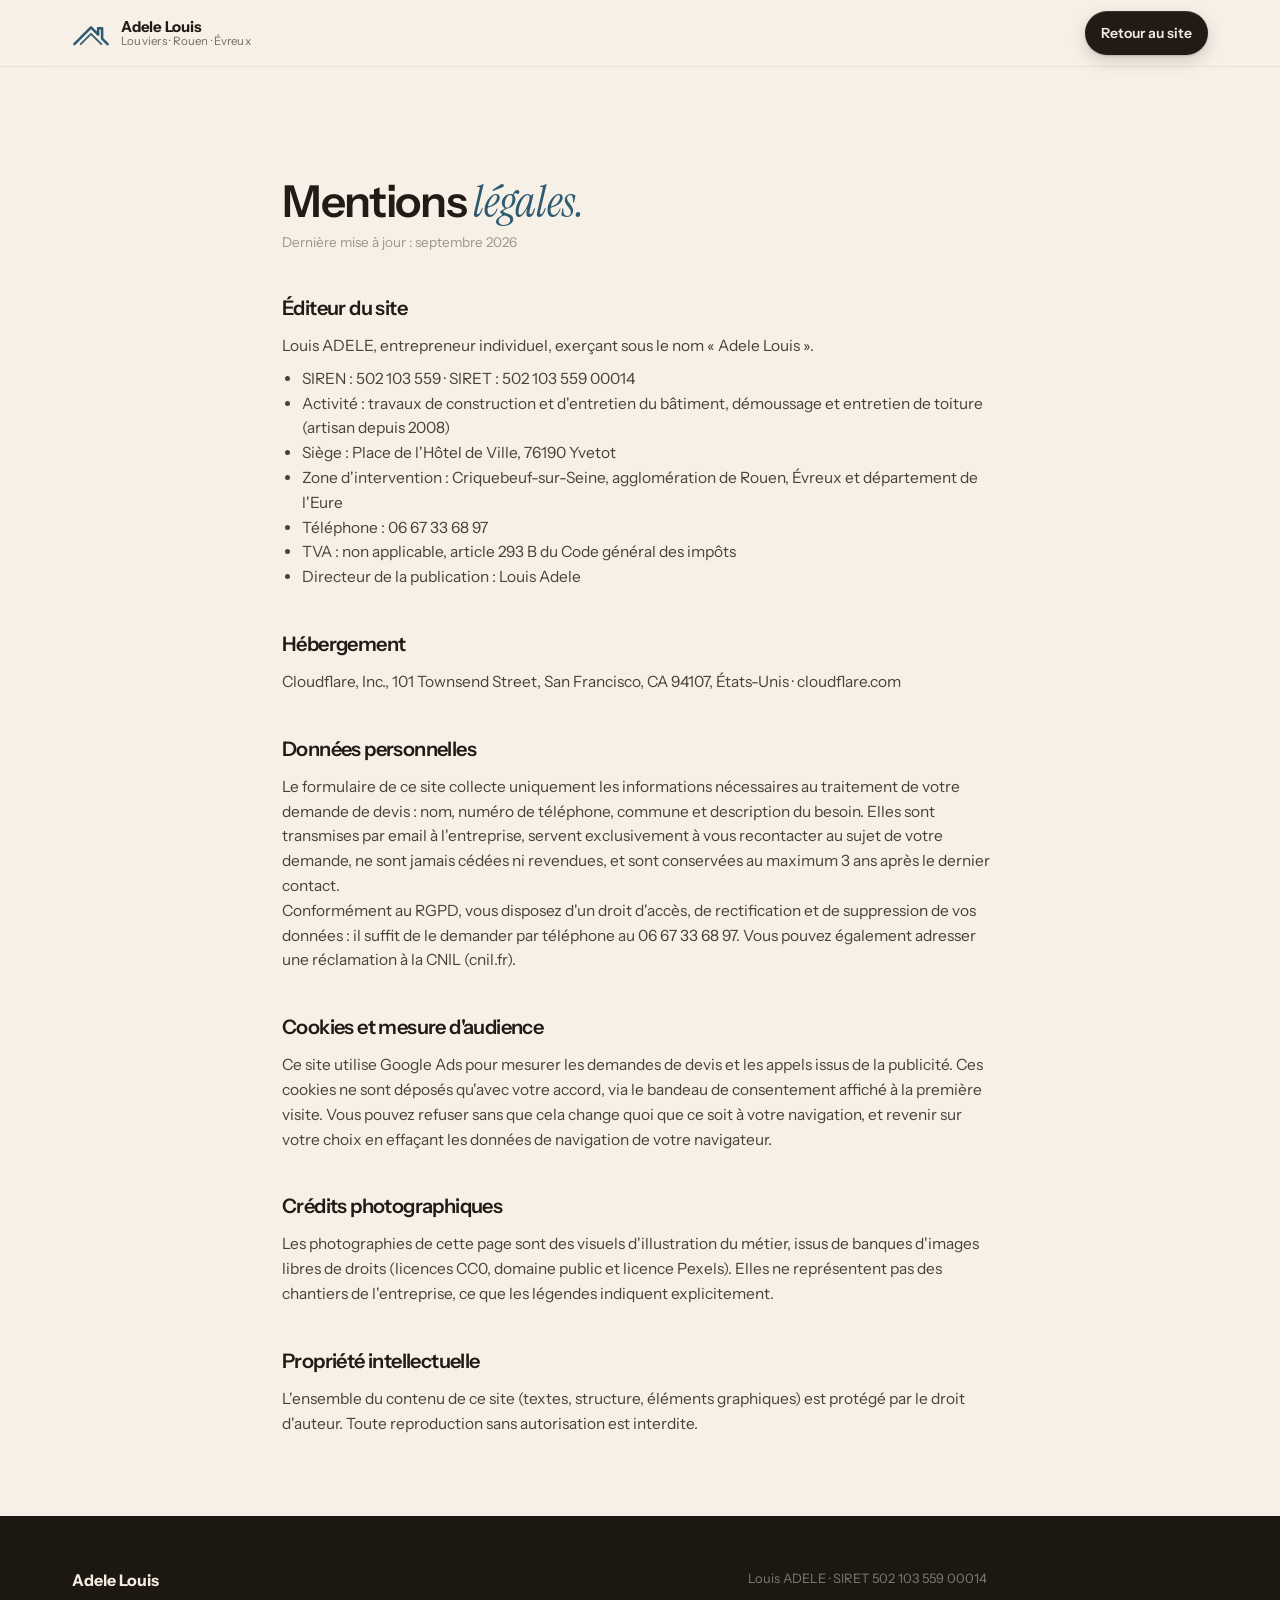
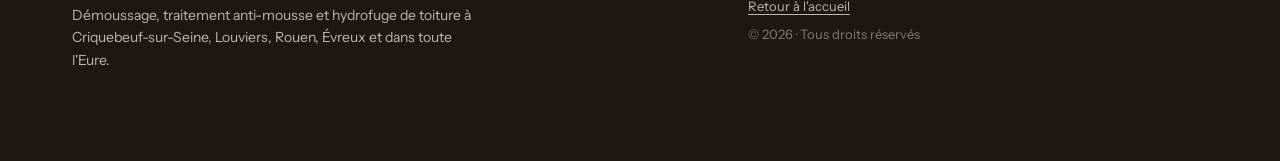
<file: mentions-legales.html>
<!DOCTYPE html>
<html lang="fr">
<head>
<meta charset="UTF-8" />
<meta name="viewport" content="width=device-width, initial-scale=1" />
<title>Mentions légales · Adele Louis, démoussage de toiture</title>
<meta name="robots" content="noindex, nofollow" />
<link rel="icon" type="image/svg+xml" href="assets/favicon.svg" />
<meta name="theme-color" content="#F6F0E7" />
<link rel="preconnect" href="https://fonts.googleapis.com" />
<link rel="preconnect" href="https://fonts.gstatic.com" crossorigin />
<link rel="stylesheet" href="https://fonts.googleapis.com/css2?family=Instrument+Sans:wght@400;500;600;700&family=Instrument+Serif:ital@1&display=swap" />
<link rel="stylesheet" href="assets/styles.css?v=6" />
<style>
.legal{max-width:760px;margin:0 auto;padding:110px 22px 80px}
.legal h1{font-size:clamp(30px,4.5vw,44px);line-height:1.1}
.legal h1 em{font-family:var(--serif);font-style:italic;font-weight:400;color:var(--accent)}
.legal h2{font-size:20px;margin:38px 0 10px}
.legal p, .legal li{color:var(--ink-80);font-size:15.5px}
.legal ul{padding-left:20px;margin-top:8px}
.legal .maj{color:var(--ink-40);font-size:13.5px;margin-top:6px}
</style>
</head>
<body>

<header class="topbar">
  <div class="wrap topbar-in">
    <a href="./" class="brand" aria-label="Adele Louis">
      <span class="brand-mark" aria-hidden="true"><svg viewBox="0 0 48 40" fill="none"><path d="M3 34 24 13l9 9v-8h5v13l7 7" stroke="currentColor" stroke-width="3.2" stroke-linecap="round" stroke-linejoin="round"/><path d="M11 34 24 21l13 13" stroke="currentColor" stroke-width="2.2" stroke-linecap="round" stroke-linejoin="round"/></svg></span>
      <span class="brand-txt"><b>Adele Louis</b><span class="bd">Louviers · Rouen · Évreux</span></span>
    </a>
    <div class="topbar-cta">
      <a href="./" class="btn btn-ink btn-sm">Retour au site</a>
    </div>
  </div>
</header>

<main class="legal">
  <h1>Mentions <em>légales.</em></h1>
  <p class="maj">Dernière mise à jour : septembre 2026</p>

  <h2>Éditeur du site</h2>
  <p>Louis ADELE, entrepreneur individuel, exerçant sous le nom « Adele Louis ».</p>
  <ul>
    <li>SIREN : 502 103 559 · SIRET : 502 103 559 00014</li>
    <li>Activité : travaux de construction et d'entretien du bâtiment, démoussage et entretien de toiture (artisan depuis 2008)</li>
    <li>Siège : Place de l'Hôtel de Ville, 76190 Yvetot</li>
    <li>Zone d'intervention : Criquebeuf-sur-Seine, agglomération de Rouen, Évreux et département de l'Eure</li>
    <li>Téléphone : <a href="tel:+33667336897">06 67 33 68 97</a></li>
    <li>TVA : non applicable, article 293 B du Code général des impôts</li>
    <li>Directeur de la publication : Louis Adele</li>
  </ul>

  <h2>Hébergement</h2>
  <p>Cloudflare, Inc., 101 Townsend Street, San Francisco, CA 94107, États-Unis · cloudflare.com</p>

  <h2>Données personnelles</h2>
  <p>Le formulaire de ce site collecte uniquement les informations nécessaires au
  traitement de votre demande de devis : nom, numéro de téléphone, commune et
  description du besoin. Elles sont transmises par email à l'entreprise, servent
  exclusivement à vous recontacter au sujet de votre demande, ne sont jamais cédées
  ni revendues, et sont conservées au maximum 3 ans après le dernier contact.</p>
  <p>Conformément au RGPD, vous disposez d'un droit d'accès, de rectification et de
  suppression de vos données : il suffit de le demander par téléphone au
  06 67 33 68 97. Vous pouvez également adresser une réclamation à la CNIL (cnil.fr).</p>

  <h2>Cookies et mesure d'audience</h2>
  <p>Ce site utilise Google Ads pour mesurer les demandes de devis et les appels
  issus de la publicité. Ces cookies ne sont déposés qu'avec votre accord, via le
  bandeau de consentement affiché à la première visite. Vous pouvez refuser sans
  que cela change quoi que ce soit à votre navigation, et revenir sur votre choix
  en effaçant les données de navigation de votre navigateur.</p>

  <h2>Crédits photographiques</h2>
  <p>Les photographies de cette page sont des visuels d'illustration du métier,
  issus de banques d'images libres de droits (licences CC0, domaine public et
  licence Pexels). Elles ne représentent pas des chantiers de l'entreprise, ce que
  les légendes indiquent explicitement.</p>

  <h2>Propriété intellectuelle</h2>
  <p>L'ensemble du contenu de ce site (textes, structure, éléments graphiques) est
  protégé par le droit d'auteur. Toute reproduction sans autorisation est interdite.</p>
</main>

<footer class="footer">
  <div class="wrap footer-in">
    <div>
      <b>Adele Louis</b>
      <p>Démoussage, traitement anti-mousse et hydrofuge de toiture à Criquebeuf-sur-Seine, Louviers, Rouen, Évreux et dans toute l'Eure.</p>
    </div>
    <div class="footer-legal">
      <span>Louis ADELE · SIRET 502 103 559 00014</span>
      <span><a href="./">Retour à l'accueil</a></span>
      <span>© <span id="year">2026</span> · Tous droits réservés</span>
    </div>
  </div>
</footer>

</body>
</html>
</file>
<file: assets/styles.css>
/* ============================================================
   Démoussage Eure · landing page Google Ads (Adele Louis, 27)
   Famille visuelle artisan : papier crème, cartes blanches,
   accent bleu ardoise (DA propre à Adele Louis, vs rouge Top Service), une seule respiration sombre.
   ============================================================ */

:root{
  --paper:#F6F0E7;
  --paper-2:#EFE6D8;
  --card:#FFFDF9;
  --ink:#221B15;
  --ink-80:rgba(34,27,21,.82);
  --ink-60:rgba(34,27,21,.62);
  --ink-40:rgba(34,27,21,.42);
  --line:rgba(34,27,21,.13);
  --line-soft:rgba(34,27,21,.07);
  --accent:#2F5B72;
  --accent-deep:#234A5E;
  --accent-bright:#8FC1D8;
  --accent-soft:rgba(47,91,114,.11);
  --ok:#4B7538;
  --coal:#1D1712;
  --cream:#F3EDE1;
  --cream-70:rgba(243,237,225,.74);
  --cream-45:rgba(243,237,225,.46);
  --cream-line:rgba(243,237,225,.15);
  --r-sm:12px;
  --r-md:18px;
  --r-lg:26px;
  --r-xl:34px;
  --ease:cubic-bezier(.16,1,.3,1);
  --shadow:0 1px 2px rgba(34,27,21,.05),0 6px 18px rgba(34,27,21,.06);
  --shadow-hi:0 2px 4px rgba(34,27,21,.06),0 18px 44px rgba(34,27,21,.13);
  --font:"Instrument Sans",-apple-system,BlinkMacSystemFont,"Segoe UI",sans-serif;
  --serif:"Instrument Serif",Georgia,serif;
}

*{margin:0;padding:0;box-sizing:border-box}
html{scroll-behavior:smooth;scroll-padding-top:86px}
body{
  font-family:var(--font);background:var(--paper);color:var(--ink);
  line-height:1.6;font-size:16px;-webkit-font-smoothing:antialiased;overflow-x:hidden;
}
img{display:block;max-width:100%;height:auto}
a{color:inherit;text-decoration:none}
::selection{background:var(--accent);color:#fff}
:focus-visible{outline:2px solid var(--accent);outline-offset:3px;border-radius:6px}
[hidden]{display:none !important}

.wrap{max-width:1180px;margin:0 auto;padding:0 22px}
.section{padding:86px 0}
.section-raise{background:var(--paper-2)}

/* ---------- Typo ---------- */
h1,h2,h3{font-weight:600;letter-spacing:-.03em;text-wrap:balance}
h1 em,h2 em{font-family:var(--serif);font-style:italic;font-weight:400;letter-spacing:-.005em;color:var(--accent)}
.h2{font-size:clamp(28px,3.9vw,46px);line-height:1.07;margin-top:14px}
.lead{color:var(--ink-60);font-size:17px;max-width:56ch;margin-top:16px}
.lead.center{margin-left:auto;margin-right:auto}
.eyebrow{
  display:inline-flex;align-items:center;gap:10px;
  font-size:11.5px;font-weight:700;letter-spacing:.17em;text-transform:uppercase;color:var(--accent);
}
.eyebrow::before{content:'';width:24px;height:2px;border-radius:2px;background:currentColor;opacity:.85}
.sec-head{max-width:660px;margin-bottom:44px}
.sec-head.center{margin-left:auto;margin-right:auto;text-align:center}
.section-dark{background:var(--coal);color:var(--cream)}
.section-dark h1 em,.section-dark h2 em{color:var(--accent-bright)}
.eyebrow-light{color:var(--accent-bright)}
.lead-light{color:var(--cream-70)}

/* ---------- Boutons ---------- */
.btn{
  display:inline-flex;align-items:center;justify-content:center;gap:10px;
  border-radius:999px;font-weight:600;font-size:15px;padding:13px 22px;
  border:0;cursor:pointer;white-space:nowrap;font-family:inherit;
  transition:transform .3s var(--ease),box-shadow .3s var(--ease),background .3s var(--ease);
}
.btn svg{width:17px;height:17px;flex:0 0 auto}
.btn:active{transform:scale(.985)}
.btn-lg{padding:16px 26px;font-size:16.5px}
.btn-sm{padding:10px 16px;font-size:14px;min-height:44px}
.btn-block{width:100%}

.btn-accent{
  background:linear-gradient(160deg,#3B6E88,#264F65);color:#fff;
  box-shadow:0 1px 2px rgba(35,74,94,.34),0 8px 20px rgba(35,74,94,.28),inset 0 1.5px 2px rgba(255,255,255,.32);
}
.btn-accent:hover{transform:translateY(-2px);box-shadow:0 2px 4px rgba(35,74,94,.34),0 14px 32px rgba(35,74,94,.34),inset 0 1.5px 2px rgba(255,255,255,.32)}
.btn-ink{
  background:var(--ink);color:var(--cream);
  box-shadow:0 1px 2px rgba(34,27,21,.2),0 6px 16px rgba(34,27,21,.16),inset 0 1px 1px rgba(255,255,255,.13);
}
.btn-ink:hover{transform:translateY(-2px);background:#150F0B}
.btn-cream{
  background:var(--cream);color:var(--ink);
  box-shadow:0 1px 2px rgba(0,0,0,.22),0 8px 20px rgba(0,0,0,.2),inset 0 1.5px 4px rgba(255,255,255,.85);
}
.btn-cream:hover{transform:translateY(-2px)}
.btn-ghost{
  background:var(--card);color:var(--ink);
  box-shadow:var(--shadow),inset 0 0 0 1px var(--line);
}
.btn-ghost:hover{transform:translateY(-2px);box-shadow:var(--shadow-hi),inset 0 0 0 1px var(--line)}
.btn-glass{
  background:rgba(255,255,255,.1);color:#fff;
  backdrop-filter:blur(12px);-webkit-backdrop-filter:blur(12px);
  box-shadow:inset 0 0 0 1px rgba(255,255,255,.28),inset 0 1px 1px rgba(255,255,255,.16);
}
.btn-glass:hover{background:rgba(255,255,255,.18);transform:translateY(-2px)}

/* ---------- Topbar ---------- */
.topbar{
  position:sticky;top:0;z-index:60;
  background:rgba(246,240,231,.86);
  backdrop-filter:blur(18px);-webkit-backdrop-filter:blur(18px);
  border-bottom:1px solid var(--line-soft);
}
.topbar-in{display:flex;align-items:center;justify-content:space-between;gap:18px;padding-top:11px;padding-bottom:11px}
.brand{display:inline-flex;align-items:center;gap:11px;min-width:0}
.brand-mark{width:38px;height:32px;flex:0 0 auto;color:var(--accent);display:inline-flex}
.brand-mark svg{width:100%;height:100%}
.brand-txt{display:flex;flex-direction:column;line-height:1.15;min-width:0}
.brand-txt b{font-size:15px;font-weight:700;letter-spacing:-.015em;white-space:nowrap}
.brand-txt .bd{font-size:11.5px;color:var(--ink-60);letter-spacing:.02em;white-space:nowrap}
.topbar-cta{display:flex;align-items:center;gap:12px}
.topbar-note{font-size:13px;font-weight:600;color:var(--ink-60)}

/* ---------- Hero ---------- */
.hero{padding:52px 0 64px}
.hero-grid{
  display:grid;grid-template-columns:minmax(0,1.12fr) minmax(340px,.88fr);
  gap:clamp(28px,4vw,56px);align-items:start;
}
.hero-loc{
  display:inline-flex;align-items:center;gap:8px;
  font-size:13px;font-weight:600;color:var(--accent-deep);
  background:var(--accent-soft);box-shadow:inset 0 0 0 1px rgba(47,91,114,.18);
  padding:8px 15px;border-radius:999px;
}
.hero-loc svg{width:15px;height:15px}
.hero h1{font-size:clamp(34px,5vw,58px);line-height:1.04;letter-spacing:-.038em;margin-top:20px}
.hero-sub{margin-top:18px;font-size:17.5px;color:var(--ink-80);max-width:52ch;line-height:1.55}
.hero-points{list-style:none;margin-top:24px;display:grid;gap:11px}
.hero-points li{display:flex;align-items:flex-start;gap:11px;font-size:15.5px;color:var(--ink-80)}
.hero-points b{font-weight:700;color:var(--ink)}
.hero-points svg{width:19px;height:19px;flex:0 0 auto;margin-top:2px;color:var(--ok)}
.hero-cta{display:flex;flex-wrap:wrap;gap:12px;margin-top:28px}
.hero-micro{margin-top:12px;font-size:13.5px;color:var(--ink-40)}

.hero-proof{position:relative;margin-top:32px;border-radius:var(--r-lg);overflow:hidden;box-shadow:var(--shadow-hi)}
.hero-proof img{width:100%;aspect-ratio:1024/540;object-fit:cover}
.tag{
  position:absolute;bottom:14px;font-size:11.5px;font-weight:700;letter-spacing:.13em;text-transform:uppercase;
  padding:7px 14px;border-radius:999px;color:var(--ink);
  background:rgba(255,253,249,.9);backdrop-filter:blur(8px);-webkit-backdrop-filter:blur(8px);
  box-shadow:0 4px 14px rgba(0,0,0,.16),inset 0 0 0 1px rgba(34,27,21,.08);
}
.tag-left{left:14px}
.tag-right{right:14px}
.tag-ok{background:rgba(75,117,56,.94);color:#fff;box-shadow:0 4px 14px rgba(0,0,0,.2)}

/* ---------- Formulaire ---------- */
.hero-form{position:sticky;top:88px}
.form-card{
  background:var(--card);border-radius:var(--r-xl);padding:clamp(22px,2.6vw,30px);
  box-shadow:0 2px 6px rgba(34,27,21,.06),0 26px 60px rgba(34,27,21,.14),inset 0 0 0 1px var(--line-soft);
}
.form-head h2,.form-head h3{font-size:24px;letter-spacing:-.028em;line-height:1.15}
.form-head p{margin-top:8px;font-size:14.5px;color:var(--ink-60);line-height:1.5}
.form-card form{margin-top:20px}
.field{margin-bottom:13px;display:flex;flex-direction:column;gap:6px}
.field label{font-size:13px;font-weight:700;color:var(--ink-80)}
.field .req{color:var(--accent)}
.field .opt{color:var(--ink-40);font-weight:400}
.field input,.field select,.field textarea{
  appearance:none;-webkit-appearance:none;font:inherit;font-size:15.5px;color:var(--ink);
  background:var(--paper);border:0;border-radius:var(--r-sm);
  box-shadow:inset 0 0 0 1px var(--line);
  padding:13px 15px;width:100%;transition:box-shadow .25s,background .25s;
}
.field textarea{resize:vertical;min-height:64px;line-height:1.5}
.field input::placeholder,.field textarea::placeholder{color:var(--ink-40)}
.field input:focus,.field select:focus,.field textarea:focus{outline:none;background:#fff;box-shadow:inset 0 0 0 1.6px var(--accent)}
.field input:user-invalid{box-shadow:inset 0 0 0 1.6px var(--accent-deep)}
.select-wrap{position:relative}
.select-wrap::after{
  content:'';position:absolute;right:17px;top:50%;width:7px;height:7px;pointer-events:none;
  border-right:1.9px solid var(--ink-60);border-bottom:1.9px solid var(--ink-60);
  transform:translateY(-70%) rotate(45deg);
}
.select-wrap select{padding-right:40px;cursor:pointer}
.consent{display:flex;gap:10px;align-items:flex-start;font-size:12.5px;color:var(--ink-60);margin:10px 0 16px;cursor:pointer;line-height:1.45}
.consent input{
  appearance:none;-webkit-appearance:none;flex:0 0 auto;cursor:pointer;
  width:18px;height:18px;border-radius:6px;margin-top:1px;
  background:var(--paper);box-shadow:inset 0 0 0 1px var(--line);
  display:inline-flex;align-items:center;justify-content:center;transition:background .2s,box-shadow .2s;
}
.consent input:checked{background:var(--accent);box-shadow:none}
.consent input:checked::after{content:'';width:5px;height:9px;margin-top:-2px;border-right:2px solid #fff;border-bottom:2px solid #fff;transform:rotate(45deg)}
.form-note{text-align:center;font-size:12.5px;color:var(--ink-40);margin-top:12px}
.form-success,.form-error{display:none;text-align:center;padding:16px;border-radius:var(--r-sm);margin-top:14px;font-size:14.5px;line-height:1.6}
.form-success{background:rgba(75,117,56,.1);box-shadow:inset 0 0 0 1px rgba(75,117,56,.3);color:#3B5C2B}
.form-success a{color:var(--accent-deep);font-weight:700;display:inline-block;margin-top:6px}
.form-error{background:var(--accent-soft);box-shadow:inset 0 0 0 1px rgba(47,91,114,.3);color:var(--accent-deep)}
.form-error a{font-weight:700;text-decoration:underline}
.is-sent .field,.is-sent .consent,.is-sent button,.is-sent .form-note{display:none}

/* ---------- Réassurance ---------- */
.trust{background:var(--card);border-top:1px solid var(--line-soft);border-bottom:1px solid var(--line-soft)}
.trust-in{display:grid;grid-template-columns:repeat(4,1fr);gap:20px;padding-top:24px;padding-bottom:24px}
.trust-item{display:flex;align-items:center;gap:13px}
.trust-item .ic{
  width:42px;height:42px;border-radius:13px;flex:0 0 auto;
  background:var(--accent-soft);color:var(--accent);
  display:inline-flex;align-items:center;justify-content:center;
  box-shadow:inset 0 0 0 1px rgba(47,91,114,.18);
}
.trust-item .ic svg{width:20px;height:20px}
.trust-item b{display:block;font-size:14.5px;font-weight:700;letter-spacing:-.01em;line-height:1.25}
.trust-item span span{display:block;font-size:12.5px;color:var(--ink-60);margin-top:2px}

/* ---------- Split ---------- */
.split{display:grid;grid-template-columns:1fr 1fr;gap:clamp(30px,5vw,68px);align-items:center}
.split-tight{grid-template-columns:1.25fr .75fr;align-items:start}
.split-visual{position:relative;border-radius:var(--r-lg);overflow:hidden;box-shadow:0 26px 60px rgba(0,0,0,.34)}
.split-visual img{width:100%;aspect-ratio:4/3;object-fit:cover}
.split-visual figcaption{
  position:absolute;left:0;right:0;bottom:0;padding:26px 20px 16px;
  font-size:12.5px;color:var(--cream-70);
  background:linear-gradient(180deg,rgba(20,15,11,0),rgba(20,15,11,.78));
}

/* ---------- Risques ---------- */
.risk-list{display:grid;grid-template-columns:1fr 1fr;gap:24px 26px;margin-top:34px}
.risk{display:flex;gap:14px;align-items:flex-start}
.risk .n{
  font-size:12px;font-weight:700;letter-spacing:.08em;color:var(--accent-bright);
  padding-top:3px;flex:0 0 auto;
}
.risk h3{font-size:16px;font-weight:700;margin-bottom:5px}
.risk p{font-size:14px;color:var(--cream-70);line-height:1.5}
.risk-cta{margin-top:34px}

/* ---------- Étapes ---------- */
.steps{display:grid;grid-template-columns:repeat(4,1fr);gap:16px}
.step{
  background:var(--card);border-radius:var(--r-md);padding:26px 22px;
  box-shadow:var(--shadow),inset 0 0 0 1px var(--line-soft);
}
.step .n{
  width:42px;height:42px;border-radius:999px;display:inline-flex;align-items:center;justify-content:center;
  background:var(--accent);color:#fff;font-size:17px;font-weight:700;margin-bottom:16px;
  box-shadow:inset 0 1.5px 2px rgba(255,255,255,.34),0 6px 14px rgba(35,74,94,.24);
}
.step h3{font-size:17px;font-weight:700;margin-bottom:7px}
.step p{font-size:14px;color:var(--ink-60);line-height:1.55}

.incl{
  margin-top:22px;background:var(--card);border-radius:var(--r-lg);padding:26px 28px;
  box-shadow:var(--shadow),inset 0 0 0 1px var(--line-soft);
}
.incl-title{font-size:12px;font-weight:700;letter-spacing:.16em;text-transform:uppercase;color:var(--ink-40);margin-bottom:16px}
.incl-list{list-style:none;display:grid;grid-template-columns:repeat(3,1fr);gap:12px 26px}
.incl-list li{position:relative;padding-left:26px;font-size:14.5px;color:var(--ink-80)}
.incl-list li::before{
  content:'';position:absolute;left:0;top:6px;width:15px;height:8px;
  border-left:2.2px solid var(--ok);border-bottom:2.2px solid var(--ok);
  transform:rotate(-45deg);border-radius:1px;
}

/* ---------- Avant / après ---------- */
.ba{display:grid;grid-template-columns:1fr 1fr;gap:18px}
.ba figure{background:var(--card);border-radius:var(--r-lg);overflow:hidden;box-shadow:var(--shadow),inset 0 0 0 1px var(--line-soft)}
.ba img{width:100%;aspect-ratio:4/3;object-fit:cover}
.ba figcaption{padding:16px 18px 18px;font-size:14px;color:var(--ink-60);display:flex;align-items:center;gap:10px;flex-wrap:wrap}
.badge{
  font-size:11px;font-weight:700;letter-spacing:.12em;text-transform:uppercase;
  padding:5px 11px;border-radius:999px;background:var(--ink);color:var(--cream);
}
.badge-ok{background:var(--ok)}
.ba-note{margin-top:16px;font-size:13px;color:var(--ink-40);text-align:center}

/* ---------- Prix ---------- */
.price-cards{display:grid;grid-template-columns:1fr 1fr;gap:16px;margin-top:30px}
.price-card{
  background:var(--card);border-radius:var(--r-lg);padding:24px 24px 22px;
  box-shadow:var(--shadow),inset 0 0 0 1px var(--line-soft);
}
.price-card.featured{box-shadow:var(--shadow-hi),inset 0 0 0 1.6px rgba(47,91,114,.32)}
.pc-lab{display:flex;flex-wrap:wrap;align-items:center;gap:8px;font-size:13px;font-weight:700;color:var(--ink-60)}
.pc-pill{font-size:10.5px;font-weight:700;letter-spacing:.1em;text-transform:uppercase;background:var(--accent-soft);color:var(--accent-deep);padding:4px 9px;border-radius:999px}
.pc-val{display:block;margin-top:10px;font-size:clamp(26px,3vw,34px);font-weight:700;letter-spacing:-.035em;line-height:1}
.pc-val span{font-size:16px;font-weight:600;color:var(--ink-60);letter-spacing:0}
/* Variante sans chiffre, tant que les tarifs ne sont pas validés par l'artisan */
.pc-val-txt{font-size:clamp(20px,2.2vw,26px);color:var(--accent-deep);letter-spacing:-.02em}
.price-card p{margin-top:12px;font-size:14px;color:var(--ink-60);line-height:1.5}
.price-note{margin-top:16px;font-size:13px;color:var(--ink-40);max-width:60ch}
.price-side{
  background:var(--card);border-radius:var(--r-lg);padding:28px;
  box-shadow:var(--shadow),inset 0 0 0 1px var(--line-soft);position:sticky;top:88px;
}
.price-side h3{font-size:18px;font-weight:700;margin-bottom:16px}
.tick{list-style:none;display:grid;gap:11px;margin-bottom:22px}
.tick li{position:relative;padding-left:26px;font-size:14.5px;color:var(--ink-80)}
.tick li::before{content:'';position:absolute;left:2px;top:9px;width:7px;height:7px;border-radius:999px;background:var(--accent)}
.price-side-note{margin-top:12px;font-size:12.5px;color:var(--ink-40);text-align:center}

/* ---------- Bande CTA photo ---------- */
.cta-band{position:relative;isolation:isolate}
.cta-band>img{position:absolute;inset:0;width:100%;height:100%;object-fit:cover;object-position:24% 58%;z-index:-1}
/* Dégradé d'arête (gauche + bas) : le sujet garde sa lumière, le texte reste lisible */
.cta-band-in{
  min-height:min(62vh,460px);display:flex;align-items:flex-end;
  padding:150px 0 46px;color:#fff;
  background:
    linear-gradient(100deg,rgba(18,13,10,.86) 0%,rgba(18,13,10,.66) 30%,rgba(18,13,10,.16) 56%,rgba(18,13,10,0) 74%),
    linear-gradient(180deg,rgba(18,13,10,0) 45%,rgba(18,13,10,.55) 100%);
}
.cta-band .wrap{max-width:1180px}
.cta-band h2,.cta-band p,.cta-band-btns{max-width:min(560px,54%)}
.cta-band h2{font-size:clamp(25px,3.4vw,40px);line-height:1.08;text-shadow:0 2px 18px rgba(0,0,0,.45)}
.cta-band h2 em{color:#F0B79E}
.cta-band p{margin-top:14px;font-size:16px;color:rgba(255,255,255,.86);max-width:52ch;text-shadow:0 1px 12px rgba(0,0,0,.5)}
.cta-band-btns{display:flex;flex-wrap:wrap;gap:12px;margin-top:26px}

/* ---------- Avis ---------- */
.reviews{display:grid;grid-template-columns:repeat(3,1fr);gap:16px}
.review{background:var(--card);border-radius:var(--r-lg);padding:24px;box-shadow:var(--shadow),inset 0 0 0 1px var(--line-soft)}
.stars{color:#E0A32E;font-size:16px;letter-spacing:.12em}
.review blockquote{margin-top:12px;font-size:15px;color:var(--ink-80);line-height:1.6}
.review figcaption{margin-top:14px;font-size:13px;font-weight:700;color:var(--ink-40)}

/* ---------- Zones ---------- */
.zones{display:flex;flex-wrap:wrap;justify-content:center;gap:9px;max-width:900px;margin:0 auto}
.zone{
  font-size:14px;font-weight:600;padding:9px 16px;border-radius:999px;color:var(--ink-80);
  background:var(--card);box-shadow:var(--shadow),inset 0 0 0 1px var(--line-soft);
}
.zone-main{background:var(--ink);color:var(--cream);box-shadow:0 6px 16px rgba(34,27,21,.18)}
.zones-note{margin-top:24px;text-align:center;font-size:14px;color:var(--ink-60)}

/* ---------- FAQ ---------- */
.faq-intro{position:sticky;top:88px}
.faq-intro .btn{margin-top:24px}
.faq{display:flex;flex-direction:column;gap:10px}
.faq details{background:var(--card);border-radius:var(--r-md);box-shadow:var(--shadow),inset 0 0 0 1px var(--line-soft);transition:box-shadow .3s}
.faq details[open]{box-shadow:var(--shadow-hi),inset 0 0 0 1px var(--line-soft)}
.faq summary{
  list-style:none;cursor:pointer;display:flex;align-items:center;justify-content:space-between;gap:16px;
  padding:18px 20px;font-weight:700;font-size:15.5px;letter-spacing:-.012em;
}
.faq summary::-webkit-details-marker{display:none}
.faq .pm{position:relative;width:25px;height:25px;flex:0 0 auto;border-radius:999px;background:var(--accent-soft);box-shadow:inset 0 0 0 1px rgba(47,91,114,.2);transition:transform .35s var(--ease)}
.faq .pm::before,.faq .pm::after{content:'';position:absolute;top:50%;left:50%;background:var(--accent);border-radius:2px}
.faq .pm::before{width:10px;height:1.8px;transform:translate(-50%,-50%)}
.faq .pm::after{width:1.8px;height:10px;transform:translate(-50%,-50%)}
.faq details[open] .pm{transform:rotate(45deg)}
.faq .ans{padding:0 20px 19px;color:var(--ink-60);font-size:14.5px;line-height:1.62;max-width:66ch}

/* ---------- CTA final ---------- */
.final-in{display:grid;grid-template-columns:1.05fr .95fr;gap:clamp(28px,5vw,60px);align-items:center}
.final-contacts{display:grid;gap:11px;margin-top:28px;max-width:440px}
.fc{
  display:flex;align-items:center;gap:14px;background:var(--card);
  border-radius:var(--r-md);padding:16px 18px;
  box-shadow:var(--shadow),inset 0 0 0 1px var(--line-soft);
  transition:transform .3s var(--ease),box-shadow .3s var(--ease);
}
a.fc:hover{transform:translateY(-2px);box-shadow:var(--shadow-hi),inset 0 0 0 1px var(--line-soft)}
.fc .ic{
  width:40px;height:40px;border-radius:13px;flex:0 0 auto;background:var(--accent-soft);color:var(--accent);
  display:inline-flex;align-items:center;justify-content:center;box-shadow:inset 0 0 0 1px rgba(47,91,114,.18);
}
.fc .ic svg{width:19px;height:19px}
.fc .l{display:block;font-size:11px;font-weight:700;letter-spacing:.11em;text-transform:uppercase;color:var(--ink-40)}
.fc .v{display:block;font-size:16.5px;font-weight:700;letter-spacing:-.015em}
.fc .v.small{font-size:14.5px}
.final-form{
  background:var(--card);border-radius:var(--r-lg);padding:26px;
  box-shadow:var(--shadow-hi),inset 0 0 0 1px var(--line-soft);
}

/* ---------- Footer ---------- */
.footer{background:var(--coal);color:var(--cream);padding:52px 0 90px}
.footer-in{display:grid;grid-template-columns:1.4fr 1fr;gap:32px;align-items:start}
.footer b{font-size:16px}
.footer p{margin-top:10px;font-size:14px;color:var(--cream-70);line-height:1.6;max-width:46ch}
.footer-legal{display:grid;gap:7px;font-size:13px;color:var(--cream-45)}
.footer-legal a{color:var(--cream-70);text-decoration:underline;text-underline-offset:3px}
.footer-legal a:hover{color:var(--cream)}

/* ---------- Callbar mobile ---------- */
.callbar{position:fixed;left:12px;right:12px;bottom:12px;z-index:55;display:none;gap:10px}
.callbar a{
  flex:1;display:inline-flex;align-items:center;justify-content:center;gap:9px;
  padding:15px;border-radius:999px;font-weight:700;font-size:15.5px;
}
.callbar svg{width:18px;height:18px}
.callbar .call{
  background:rgba(255,253,249,.94);color:var(--ink);
  backdrop-filter:blur(16px);-webkit-backdrop-filter:blur(16px);
  box-shadow:inset 0 0 0 1px var(--line),0 10px 30px rgba(34,27,21,.22);
}
.callbar .quote{
  background:linear-gradient(160deg,#3B6E88,#264F65);color:#fff;
  box-shadow:0 10px 30px rgba(35,74,94,.42),inset 0 1px 1px rgba(255,255,255,.3);
}

/* ---------- Responsive ---------- */
@media (max-width:1040px){
  .hero-grid{grid-template-columns:1fr;gap:34px}
  /* Empilé : on garde l'argumentaire avant le formulaire, sinon le visiteur
     arrive sur des champs vides sans savoir ce qu'on lui propose. */
  .hero-form{position:static}
  .hero-proof{margin-top:28px}
  .form-card{border-radius:var(--r-lg)}
  .steps{grid-template-columns:repeat(2,1fr)}
  .trust-in{grid-template-columns:repeat(2,1fr)}
  .split,.split-tight{grid-template-columns:1fr}
  .price-side,.faq-intro{position:static}
  .final-in{grid-template-columns:1fr}
  .incl-list{grid-template-columns:repeat(2,1fr)}
  .reviews{grid-template-columns:1fr}
  .topbar-note{display:none}
}
@media (max-width:720px){
  .section{padding:64px 0}
  .hero{padding:32px 0 48px}
  .risk-list{grid-template-columns:1fr}
  .steps{grid-template-columns:1fr}
  .price-cards{grid-template-columns:1fr}
  .ba{grid-template-columns:1fr}
  .incl-list{grid-template-columns:1fr}
  .trust-in{grid-template-columns:1fr;gap:14px}
  .footer-in{grid-template-columns:1fr}
  .footer{padding-bottom:132px}
  .callbar{display:flex}
  .brand-txt .bd{display:none}
  .topbar .btn-ink{display:none}
  .hero h1{font-size:clamp(31px,8.4vw,44px)}
  .cta-band-in{padding-top:200px;background:linear-gradient(180deg,rgba(18,13,10,0) 18%,rgba(18,13,10,.55) 52%,rgba(18,13,10,.9) 100%)}
  .cta-band h2,.cta-band p,.cta-band-btns{max-width:none}
  .hero-proof img{aspect-ratio:1200/620}
}
@media (max-width:400px){
  .brand-txt b{font-size:13.5px}
  .btn-sm{padding:9px 13px;font-size:13px;min-height:44px}
}

@media (prefers-reduced-motion:reduce){
  html{scroll-behavior:auto}
  *{transition-duration:.01ms !important;animation-duration:.01ms !important}
}

/* ---------- Bandeau de consentement (Consent Mode v2) ---------- */
.consent-bar{
  position:fixed;left:16px;bottom:16px;z-index:80;max-width:400px;
  background:var(--card);border-radius:var(--r-md);box-shadow:var(--shadow-hi);
  padding:14px 16px;display:flex;flex-direction:column;gap:10px;
  border:1px solid var(--line-soft);
}
.consent-bar p{font-size:13.5px;color:var(--ink-80);line-height:1.45}
.consent-btns{display:flex;gap:8px}
.consent-btns .btn-ghost{box-shadow:inset 0 0 0 1px var(--line)}
@media (max-width:760px){
  .consent-bar{left:10px;right:10px;max-width:none;bottom:78px}
}

/* Mobile : les 2 tags de la photo hero ne peuvent plus se chevaucher
   (le droit passe en haut de l'image, tailles réduites) */
@media (max-width:760px){
  .tag{font-size:10.5px;padding:6px 11px;letter-spacing:.1em}
  .tag-right{bottom:auto;top:12px}
}

/* ---------- Numéro mis en évidence (demande client) ---------- */
.hero-cta .js-tel{font-size:19px;padding:18px 30px}
.callbar .call{flex:1.25;font-variant-numeric:tabular-nums;white-space:nowrap}
@media (max-width:400px){
  .callbar .call{font-size:14.5px;gap:6px;padding:15px 10px}
  .callbar .quote{font-size:14.5px;padding:15px 10px}
}
</file>
